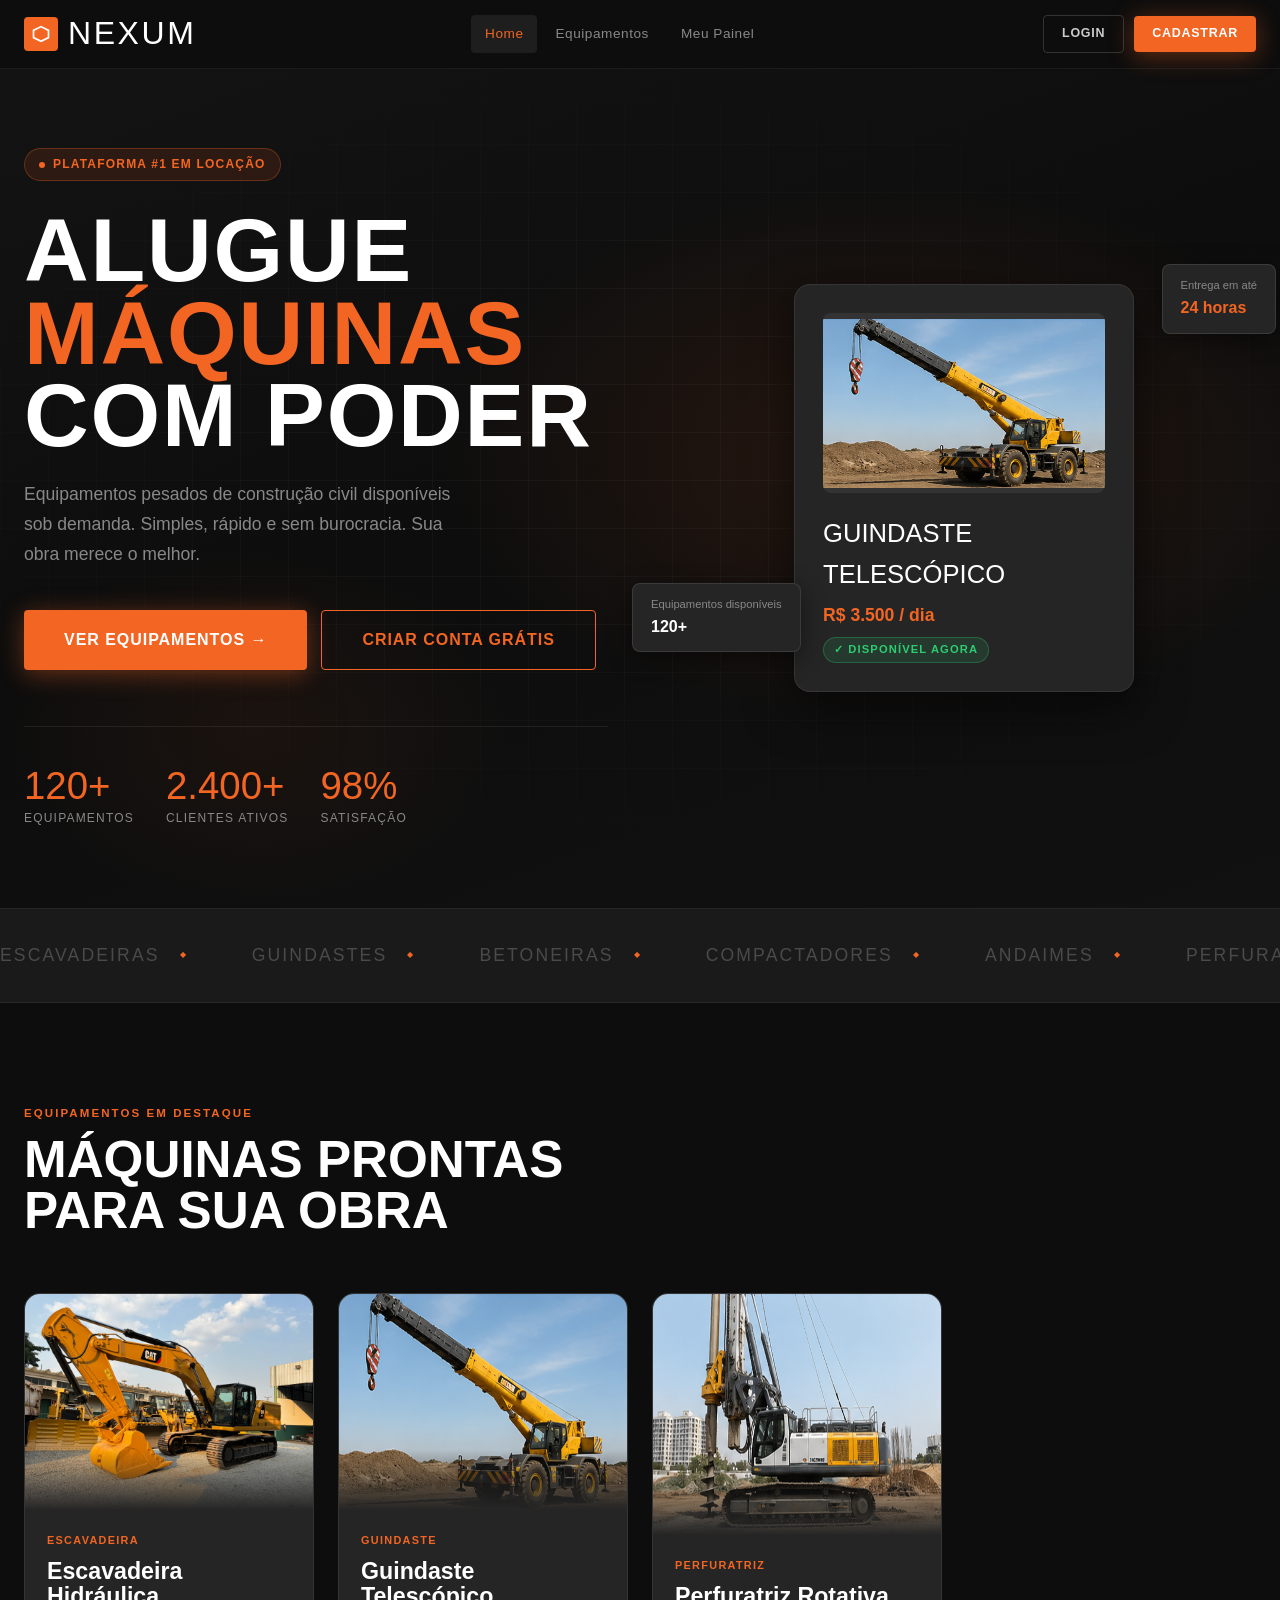
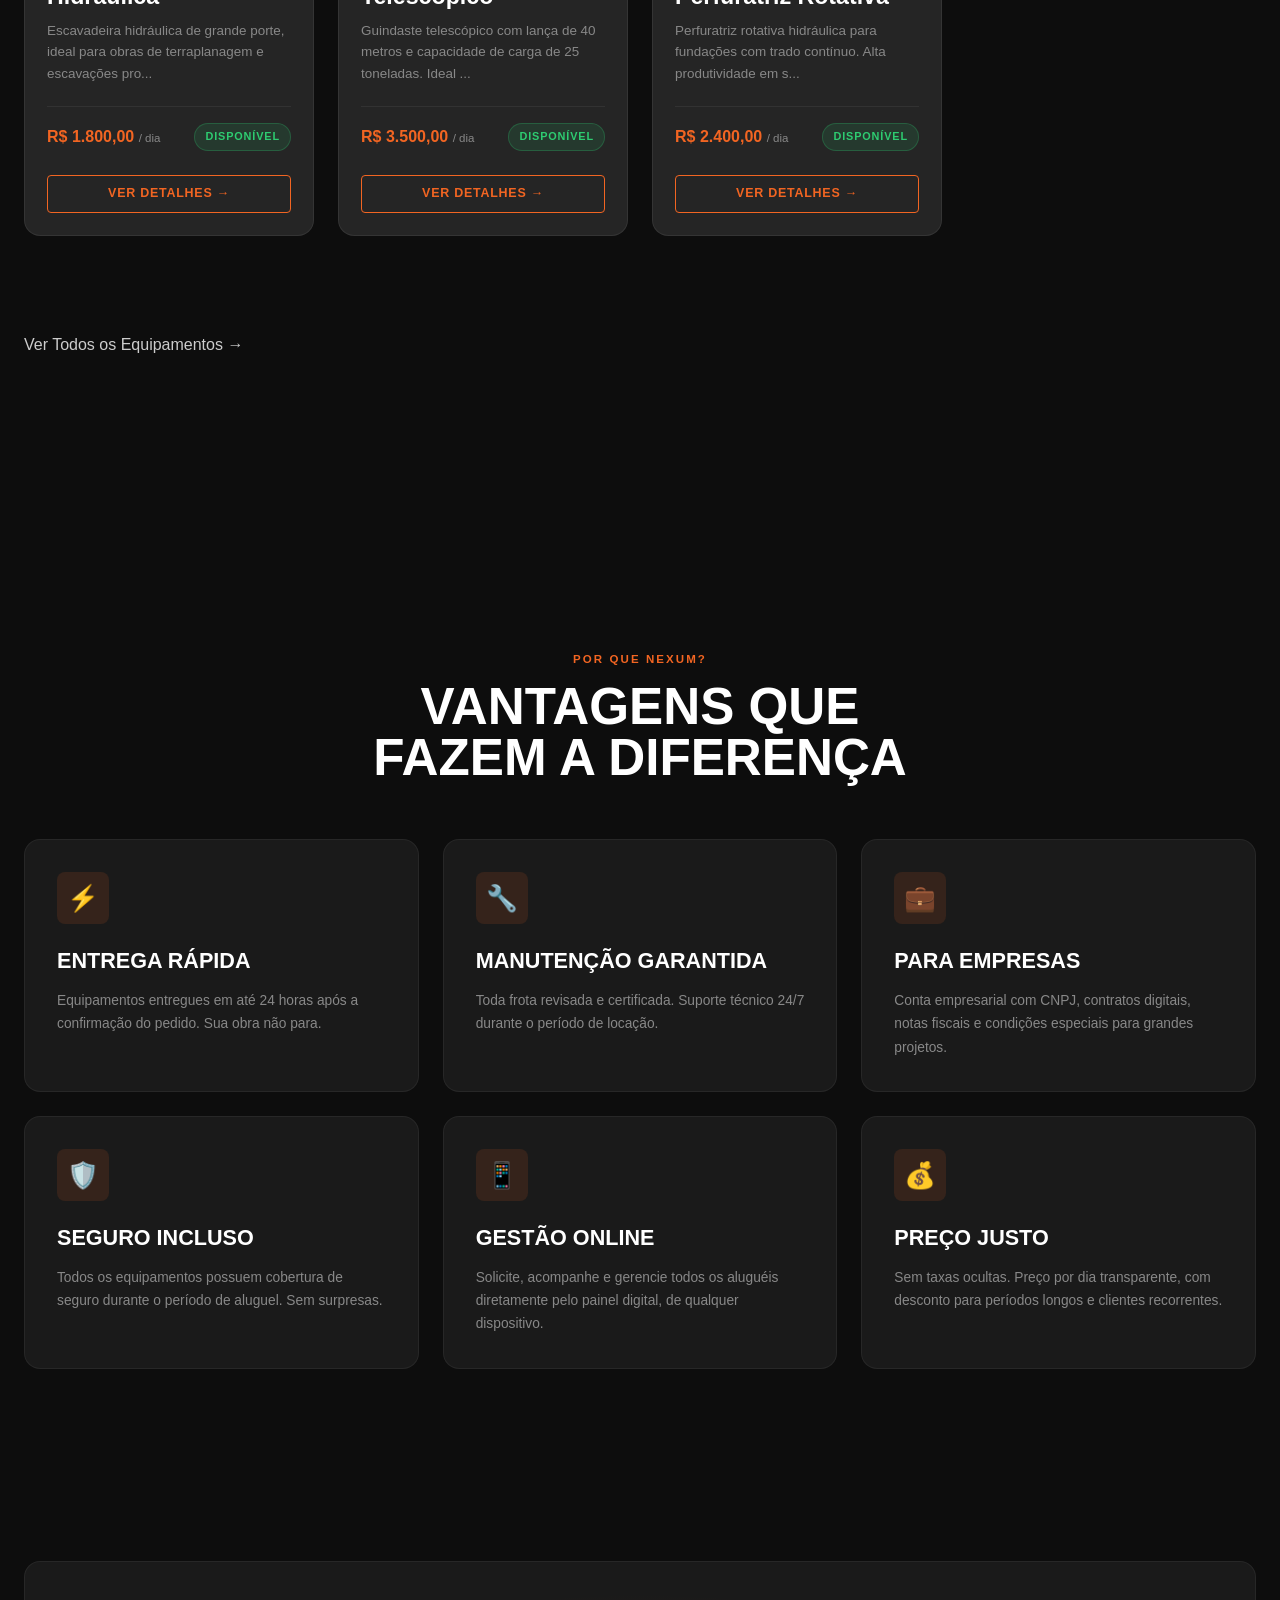
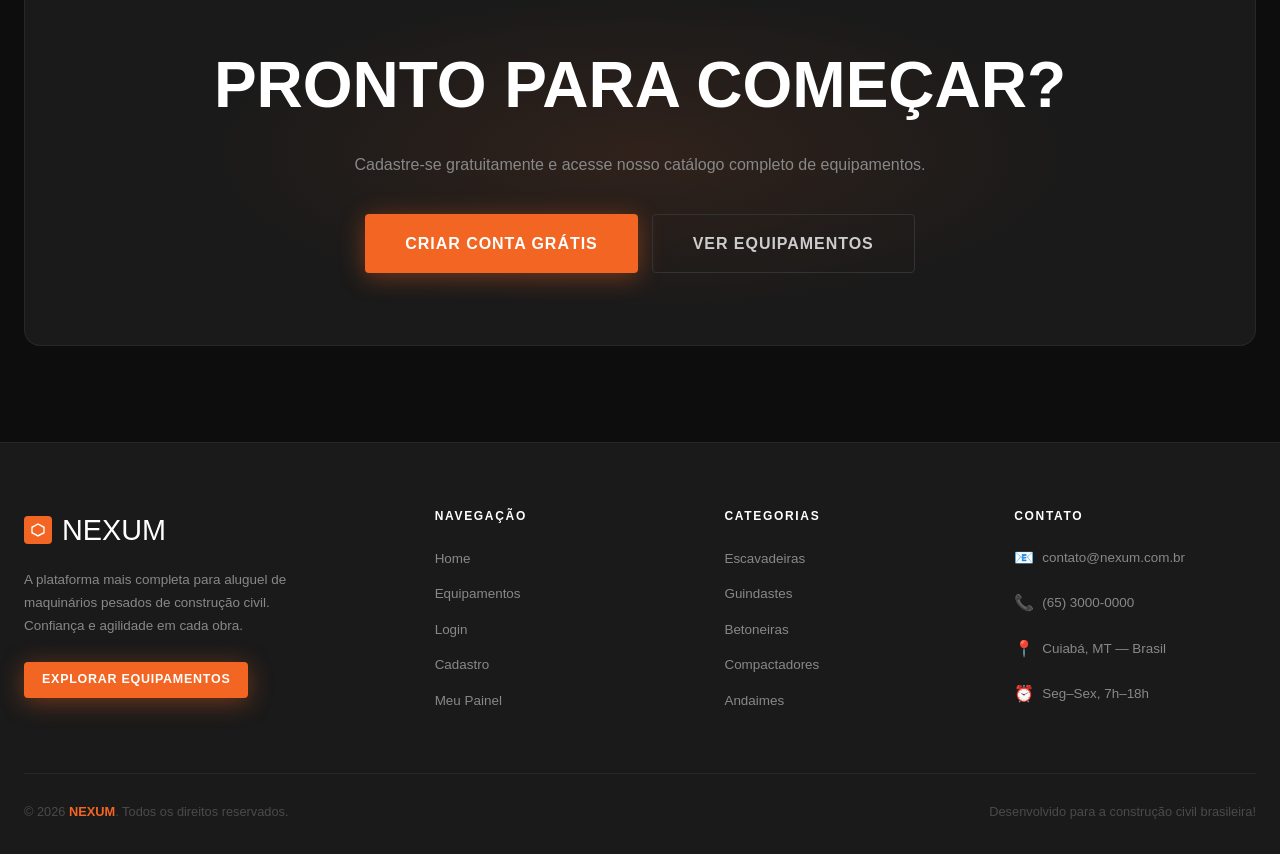
<file: index.html>
<!DOCTYPE html>
<html lang="pt-BR">
<head>
  <meta charset="UTF-8" />
  <meta name="viewport" content="width=device-width, initial-scale=1.0" />
  <title>Nexum — Aluguel de Maquinários para Construção</title>
  <meta name="description" content="Alugue os melhores equipamentos para construção civil com facilidade e segurança. Escavadeiras, guindastes, betoneiras e muito mais." />
  <link rel="stylesheet" href="style.css">
  <link rel="icon" href="data:image/svg+xml,<svg xmlns='http://www.w3.org/2000/svg' viewBox='0 0 100 100'><text y='.9em' font-size='90'>⚙️</text></svg>" />
</head>
<body>

  <!-- LOADING -->
  <div id="loading">
    <div class="loading-logo">NEXUM</div>
    <div class="loading-bar"><div class="loading-bar-fill"></div></div>
  </div>

  <!-- NAVBAR -->
  <nav id="navbar">
    <div class="container">
      <div class="nav-inner">
        <a href="index.html" class="nav-logo">
          <div class="logo-icon">
            <svg viewBox="0 0 24 24"><path d="M12 2L2 7v10l10 5 10-5V7L12 2zm0 2.18L20 8.5v7l-8 4-8-4v-7l8-4.32z"/></svg>
          </div>
          NEXUM
        </a>

        <div class="nav-links">
          <a href="index.html" class="active">Home</a>
          <a href="equipamentos.html">Equipamentos</a>
          <a href="painel.html">Meu Painel</a>
        </div>

        <div class="nav-actions">
          <!-- Preenchido pelo JS -->
        </div>

        <button class="nav-hamburger" aria-label="Menu" title="Abrir menu">
  <span></span><span></span><span></span>
</button>
      </div>
    </div>

    <nav class="nav-mobile">
      <a href="index.html">Home</a>
      <a href="equipamentos.html">Equipamentos</a>
      <a href="painel.html">Meu Painel</a>
      <a href="login.html">Login</a>
      <a href="cadastro.html">Cadastrar</a>
    </nav>
  </nav>

  <!-- ══════════════ HERO ══════════════ -->
  <section class="hero">
    <div class="hero-bg"></div>
    <div class="container">
      <div class="hero-content">

        <div class="hero-text">
          <div class="hero-badge">
            <span class="dot"></span>
            Plataforma #1 em Locação
          </div>

          <h1 class="hero-title">
            ALUGUE
            <span class="accent">MÁQUINAS</span>
            COM PODER
          </h1>

          <p class="hero-sub">
            Equipamentos pesados de construção civil disponíveis sob demanda.
            Simples, rápido e sem burocracia. Sua obra merece o melhor.
          </p>

          <div class="hero-actions">
            <a href="equipamentos.html" class="btn btn-primary btn-lg">
              Ver Equipamentos →
            </a>
            <a href="cadastro.html" class="btn btn-outline btn-lg">
              Criar Conta Grátis
            </a>
          </div>

          <div class="hero-stats">
            <div class="hero-stat">
              <div class="num"><span data-count="120" data-suffix="+">0+</span></div>
              <div class="label">Equipamentos</div>
            </div>
            <div class="hero-stat">
              <div class="num"><span data-count="2400" data-suffix="+">0+</span></div>
              <div class="label">Clientes Ativos</div>
            </div>
            <div class="hero-stat">
              <div class="num"><span data-count="98" data-suffix="%">0%</span></div>
              <div class="label">Satisfação</div>
            </div>
          </div>
        </div>

        <!-- Card visual -->
        <div class="hero-visual">
          <div class="hero-machine-card">
            <div class="card-img"><img src="images/guindaste_telescopico.png" alt="Guindaste telescópico disponível para aluguel"></div>
            <div class="card-name">GUINDASTE TELESCÓPICO</div>
            <div class="card-price">R$ 3.500 <span class="price-period">/ dia</span></div>
            <span class="card-badge">✓ Disponível Agora</span>
          </div>

          <div class="hero-float hero-float-1">
            <div class="float-label">Entrega em até</div>
            <div class="float-val orange">24 horas</div>
          </div>

          <div class="hero-float hero-float-2">
            <div class="float-label">Equipamentos disponíveis</div>
            <div class="float-val">120+</div>
          </div>
        </div>

      </div>
    </div>
  </section>

  <!-- ══════════════ MARQUEE ══════════════ -->
  <div class="marquee-section">
    <div class="marquee-track">
      <span class="marquee-item">ESCAVADEIRAS</span>
      <span class="marquee-item">GUINDASTES</span>
      <span class="marquee-item">BETONEIRAS</span>
      <span class="marquee-item">COMPACTADORES</span>
      <span class="marquee-item">ANDAIMES</span>
      <span class="marquee-item">PERFURATRIZ</span>
      <span class="marquee-item">MINICARREGADEIRAS</span>
      <span class="marquee-item">ROLO COMPACTADOR</span>
      <!-- Duplicado para loop contínuo -->
      <span class="marquee-item">ESCAVADEIRAS</span>
      <span class="marquee-item">GUINDASTES</span>
      <span class="marquee-item">BETONEIRAS</span>
      <span class="marquee-item">COMPACTADORES</span>
      <span class="marquee-item">ANDAIMES</span>
      <span class="marquee-item">PERFURATRIZ</span>
      <span class="marquee-item">MINICARREGADEIRAS</span>
      <span class="marquee-item">ROLO COMPACTADOR</span>
    </div>
  </div>

  <!-- ══════════════ DESTAQUES ══════════════ -->
  <section class="section">
    <div class="container">
      <div class="section-header reveal">
        <span class="section-label">Equipamentos em Destaque</span>
        <h2 class="section-title">MÁQUINAS PRONTAS <br>PARA SUA OBRA</h2>
      </div>

      <div class="equip-grid" id="destaque-grid">
        <!-- Preenchido pelo JS -->
      </div>

<section class="section" <section class="section section-dark-border">
          Ver Todos os Equipamentos →
        </a>
      </div>
    </div>
  </section>

  <!-- ══════════════ FEATURES ══════════════ -->
  <section class="section features-section">
    <div class="container">
      <div class="section-header text-center reveal">
        <span class="section-label">Por que Nexum?</span>
        <h2 class="section-title">VANTAGENS QUE <br>FAZEM A DIFERENÇA</h2>
      </div>

      <div class="features-grid">
        <div class="feature-card reveal reveal-delay-1">
          <div class="feature-icon">⚡</div>
          <h3 class="feature-title">ENTREGA RÁPIDA</h3>
          <p class="feature-desc">Equipamentos entregues em até 24 horas após a confirmação do pedido. Sua obra não para.</p>
        </div>
        <div class="feature-card reveal reveal-delay-2">
          <div class="feature-icon">🔧</div>
          <h3 class="feature-title">MANUTENÇÃO GARANTIDA</h3>
          <p class="feature-desc">Toda frota revisada e certificada. Suporte técnico 24/7 durante o período de locação.</p>
        </div>
        <div class="feature-card reveal reveal-delay-3">
          <div class="feature-icon">💼</div>
          <h3 class="feature-title">PARA EMPRESAS</h3>
          <p class="feature-desc">Conta empresarial com CNPJ, contratos digitais, notas fiscais e condições especiais para grandes projetos.</p>
        </div>
        <div class="feature-card reveal reveal-delay-1">
          <div class="feature-icon">🛡️</div>
          <h3 class="feature-title">SEGURO INCLUSO</h3>
          <p class="feature-desc">Todos os equipamentos possuem cobertura de seguro durante o período de aluguel. Sem surpresas.</p>
        </div>
        <div class="feature-card reveal reveal-delay-2">
          <div class="feature-icon">📱</div>
          <h3 class="feature-title">GESTÃO ONLINE</h3>
          <p class="feature-desc">Solicite, acompanhe e gerencie todos os aluguéis diretamente pelo painel digital, de qualquer dispositivo.</p>
        </div>
        <div class="feature-card reveal reveal-delay-3">
          <div class="feature-icon">💰</div>
          <h3 class="feature-title">PREÇO JUSTO</h3>
          <p class="feature-desc">Sem taxas ocultas. Preço por dia transparente, com desconto para períodos longos e clientes recorrentes.</p>
        </div>
      </div>
    </div>
  </section>

  <!-- ══════════════ CTA ══════════════ -->
  <section class="section">
    <div class="container">
      <div class="cta-section reveal">
        <h2 class="cta-title">PRONTO PARA COMEÇAR?</h2>
        <p class="cta-sub">Cadastre-se gratuitamente e acesse nosso catálogo completo de equipamentos.</p>
        <div class="cta-actions">
          <a href="cadastro.html" class="btn btn-primary btn-lg">Criar Conta Grátis</a>
          <a href="equipamentos.html" class="btn btn-ghost btn-lg">Ver Equipamentos</a>
        </div>
      </div>
    </div>
  </section>

  <!-- ══════════════ FOOTER ══════════════ -->
  <footer>
    <div class="container">
      <div class="footer-grid">
        <div class="footer-brand">
          <div class="brand-logo">
            <div class="logo-icon" style="width:28px;height:28px;background:var(--orange);border-radius:4px;display:flex;align-items:center;justify-content:center;">
              <svg viewBox="0 0 24 24" style="width:16px;height:16px;fill:white;"><path d="M12 2L2 7v10l10 5 10-5V7L12 2zm0 2.18L20 8.5v7l-8 4-8-4v-7l8-4.32z"/></svg>
            </div>
            NEXUM
          </div>
          <p class="brand-desc">A plataforma mais completa para aluguel de maquinários pesados de construção civil. Confiança e agilidade em cada obra.</p>
          <a href="equipamentos.html" class="btn btn-primary btn-sm">Explorar Equipamentos</a>
        </div>

        <div class="footer-col">
          <h4>Navegação</h4>
          <ul>
            <li><a href="index.html">Home</a></li>
            <li><a href="equipamentos.html">Equipamentos</a></li>
            <li><a href="login.html">Login</a></li>
            <li><a href="cadastro.html">Cadastro</a></li>
            <li><a href="painel.html">Meu Painel</a></li>
          </ul>
        </div>

        <div class="footer-col">
          <h4>Categorias</h4>
          <ul>
            <li><a href="equipamentos.html?cat=escavadeira">Escavadeiras</a></li>
            <li><a href="equipamentos.html?cat=guindaste">Guindastes</a></li>
            <li><a href="equipamentos.html?cat=betoneira">Betoneiras</a></li>
            <li><a href="equipamentos.html?cat=compactador">Compactadores</a></li>
            <li><a href="equipamentos.html?cat=andaime">Andaimes</a></li>
          </ul>
        </div>

        <div class="footer-col">
          <h4>Contato</h4>
          <ul class="footer-contact">
            <li><span>📧</span> contato@nexum.com.br</li>
            <li><span>📞</span> (65) 3000-0000</li>
            <li><span>📍</span> Cuiabá, MT — Brasil</li>
            <li><span>⏰</span> Seg–Sex, 7h–18h</li>
          </ul>
        </div>
      </div>

      <div class="footer-bottom">
        <p class="footer-copy">
          © 2026  <strong>NEXUM</strong>. Todos os direitos reservados.
        </p>
        <p class="footer-copy">
          Desenvolvido para a construção civil brasileira!
        </p>
      </div>
    </div>
  </footer>

  <script src="script.js"></script>
</body>
</html>
</file>
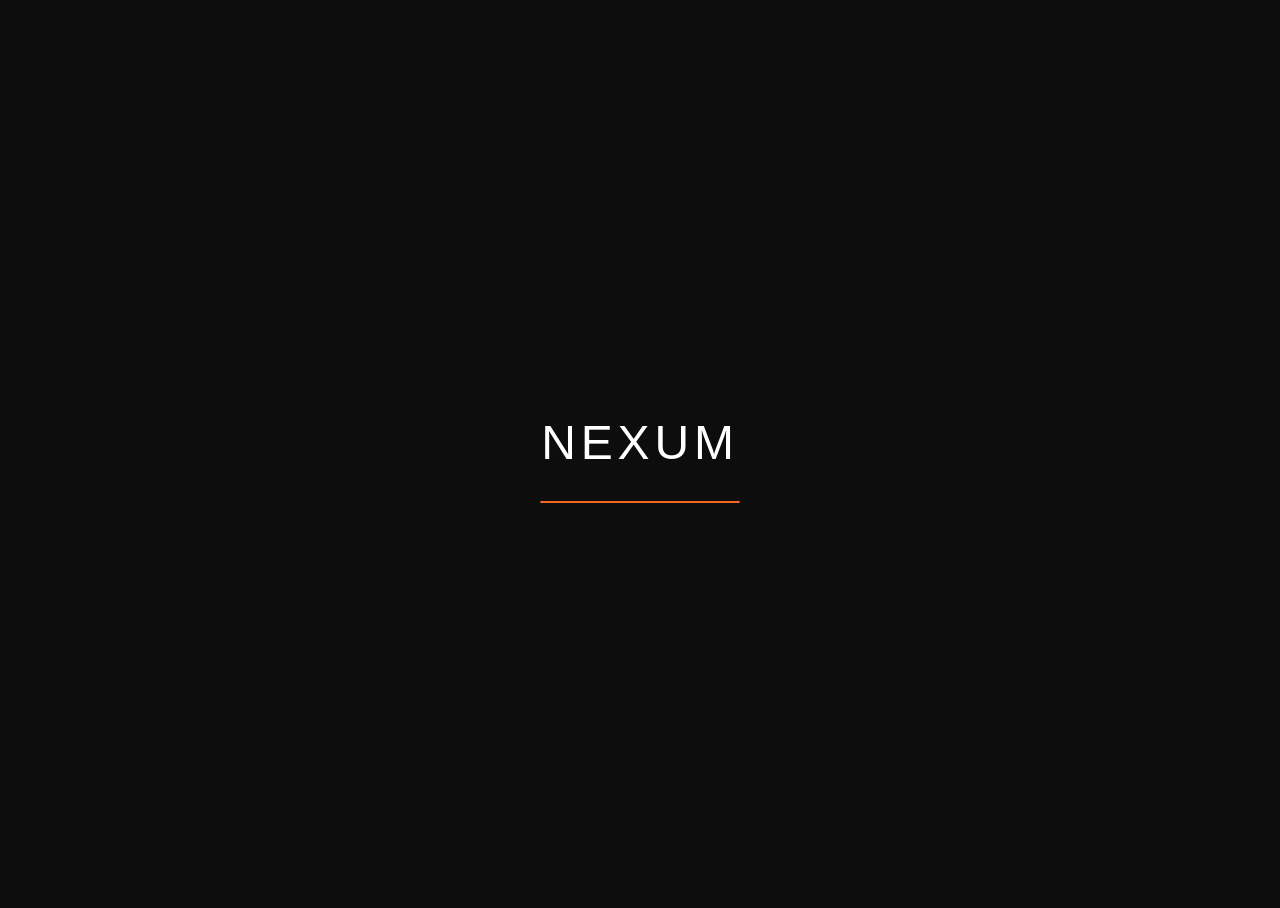
<file: cadastro.html>
<!DOCTYPE html>
<html lang="pt-BR">
<head>
  <meta charset="UTF-8" />
  <meta name="viewport" content="width=device-width, initial-scale=1.0" />
  <title>Cadastro — Nexum</title>
  <link rel="stylesheet" href="style.css" />
</head>
<body>

  <!-- LOADING -->
  <div id="loading">
    <div class="loading-logo">NEXUM</div>
    <div class="loading-bar"><div class="loading-bar-fill"></div></div>
  </div>

  <!-- NAVBAR -->
  <nav id="navbar">
    <div class="container">
      <div class="nav-inner">
        <a href="index.html" class="nav-logo">
          <div class="logo-icon">
            <svg viewBox="0 0 24 24"><path d="M12 2L2 7v10l10 5 10-5V7L12 2zm0 2.18L20 8.5v7l-8 4-8-4v-7l8-4.32z"/></svg>
          </div>
          NEXUM
        </a>
        <div class="nav-actions">
          <a href="index.html" class="btn btn-ghost btn-sm">← Voltar</a>
        </div>
      </div>
    </div>
  </nav>

  <!-- CADASTRO -->
  <div class="form-page">
    <div class="form-box form-box-wide">

      <div class="form-logo">
        <div class="logo-icon">
          <svg viewBox="0 0 24 24" style="width:18px;height:18px;fill:white;"><path d="M12 2L2 7v10l10 5 10-5V7L12 2zm0 2.18L20 8.5v7l-8 4-8-4v-7l8-4.32z"/></svg>
        </div>
        NEXUM
      </div>

      <h1 class="form-title">CRIAR CONTA</h1>
      <p class="form-sub">Junte-se a milhares de clientes que já aluguem com a Nexum.</p>

      <!-- Tabs: cliente / empresa -->
      <div class="form-tabs">
        <button class="form-tab active" data-type="cliente">👤 Sou Cliente</button>
        <button class="form-tab" data-type="empresa">🏢 Sou Empresa</button>
      </div>

      <!-- Alert -->
      <div id="cad-alert" class="alert"></div>

      <!-- Form -->
      <form id="cadastro-form" novalidate>

        <!-- ── CAMPOS CLIENTE ── -->
        <div id="campos-cliente">
          <div class="form-group">
            <label class="form-label" for="cad-nome">Nome Completo</label>
            <input
              type="text"
              id="cad-nome"
              class="form-input"
              placeholder="João da Silva"
              autocomplete="name"
            />
            <p class="form-error" id="cad-nome-err"></p>
          </div>
        </div>

        <!-- ── CAMPOS EMPRESA ── -->
        <div id="campos-empresa" style="display:none;">
          <div class="form-group">
            <label class="form-label" for="cad-nome-empresa">Nome da Empresa</label>
            <input
              type="text"
              id="cad-nome-empresa"
              class="form-input"
              placeholder="Construtora XYZ Ltda."
            />
            <p class="form-error" id="cad-empresa-err"></p>
          </div>

          <div class="form-group">
            <label class="form-label" for="cad-cnpj">CNPJ</label>
            <input
              type="text"
              id="cad-cnpj"
              class="form-input"
              placeholder="00.000.000/0000-00"
              maxlength="18"
              oninput="formatarCNPJ(this)"
            />
            <p class="form-error" id="cad-cnpj-err"></p>
          </div>
        </div>

        <!-- ── CAMPOS COMUNS ── -->
        <div class="form-group">
          <label class="form-label" for="cad-email">E-mail</label>
          <input
            type="email"
            id="cad-email"
            class="form-input"
            placeholder="seu@email.com"
            autocomplete="email"
          />
          <p class="form-error" id="cad-email-err"></p>
        </div>

        <div class="form-row">
          <div class="form-group">
            <label class="form-label" for="cad-senha">Senha</label>
            <input
              type="password"
              id="cad-senha"
              class="form-input"
              placeholder="Mín. 6 caracteres"
              autocomplete="new-password"
            />
            <p class="form-error" id="cad-senha-err"></p>
          </div>

          <div class="form-group">
            <label class="form-label" for="cad-confirma-senha">Confirmar Senha</label>
            <input
              type="password"
              id="cad-confirma-senha"
              class="form-input"
              placeholder="Repita a senha"
              autocomplete="new-password"
            />
            <p class="form-error" id="cad-confirma-err"></p>
          </div>
        </div>

        <button type="submit" class="btn btn-primary btn-full btn-lg" style="margin-top:8px;">
          Criar Conta Grátis →
        </button>

      </form>

      <p class="form-footer-text">
        Já tem uma conta? <a href="login.html">Fazer login</a>
      </p>

    </div>
  </div>

  <script src="script.js"></script>
</body>
</html>
</file>
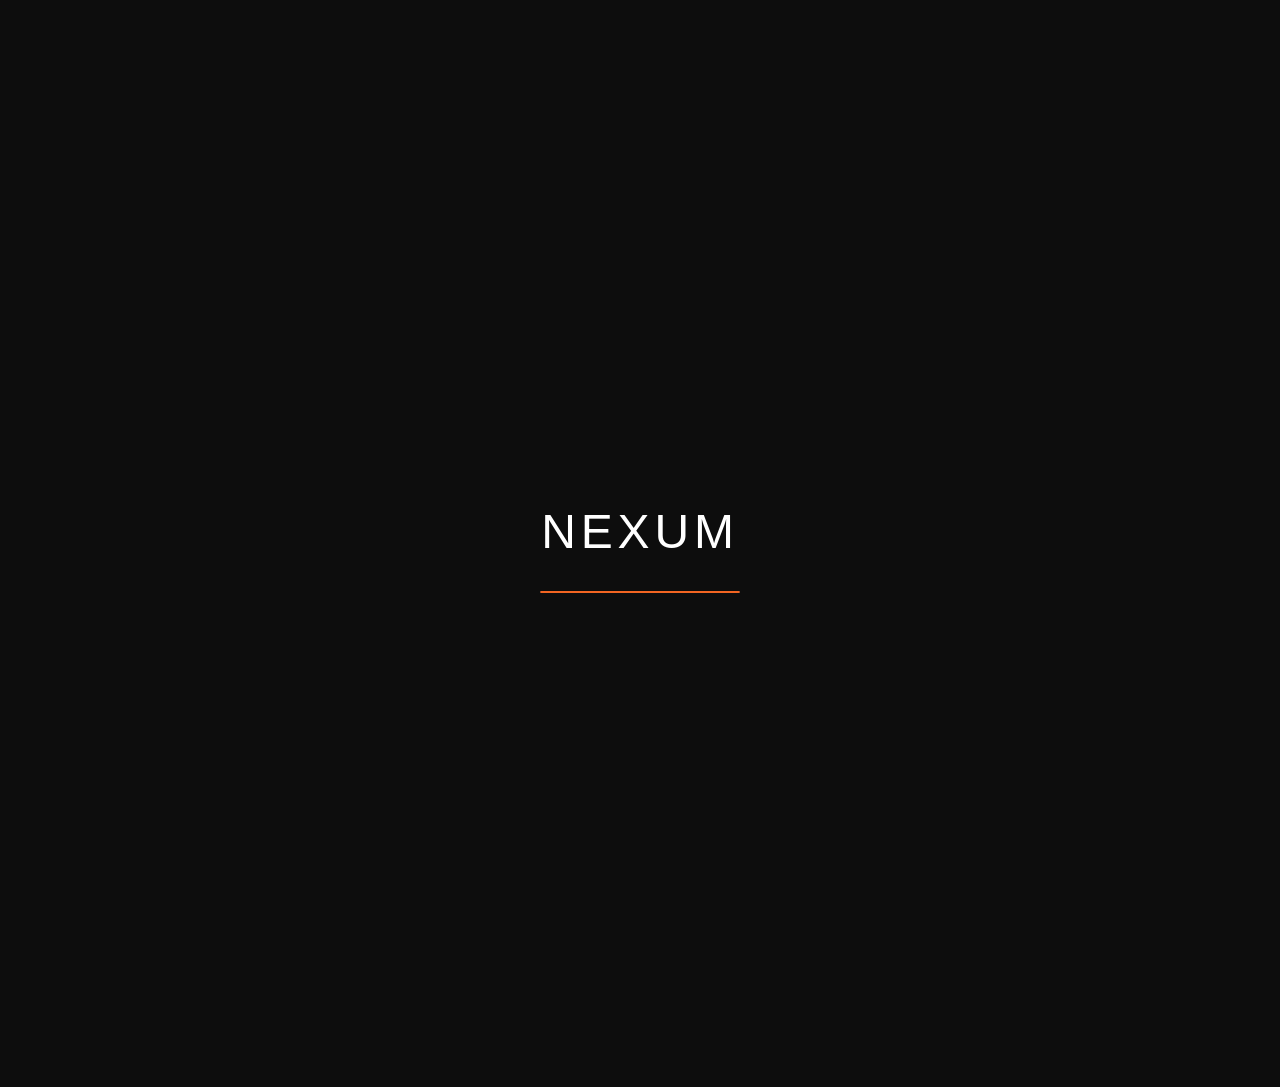
<file: detalhes.html>
<!DOCTYPE html>
<html lang="pt-BR">
<head>
  <meta charset="UTF-8" />
  <meta name="viewport" content="width=device-width, initial-scale=1.0" />
  <title>Detalhes do Equipamento — Nexum</title>
  <link rel="stylesheet" href="style.css" />
</head>
<body>

  <!-- LOADING -->
  <div id="loading">
    <div class="loading-logo">NEXUM</div>
    <div class="loading-bar"><div class="loading-bar-fill"></div></div>
  </div>

  <!-- NAVBAR -->
  <nav id="navbar">
    <div class="container">
      <div class="nav-inner">
        <a href="index.html" class="nav-logo">
          <div class="logo-icon">
            <svg viewBox="0 0 24 24"><path d="M12 2L2 7v10l10 5 10-5V7L12 2zm0 2.18L20 8.5v7l-8 4-8-4v-7l8-4.32z"/></svg>
          </div>
          NEXUM
        </a>
        <div class="nav-links">
          <a href="index.html">Home</a>
          <a href="equipamentos.html">Equipamentos</a>
          <a href="painel.html">Meu Painel</a>
        </div>
        <div class="nav-actions"></div>
        <button class="nav-hamburger" aria-label="Menu">
          <span></span><span></span><span></span>
        </button>
      </div>
    </div>
    <nav class="nav-mobile">
      <a href="index.html">Home</a>
      <a href="equipamentos.html">Equipamentos</a>
      <a href="painel.html">Meu Painel</a>
      <a href="login.html">Login</a>
      <a href="cadastro.html">Cadastrar</a>
    </nav>
  </nav>

  <!-- CONTEÚDO DE DETALHES -->
  <section class="section detail-page">
    <div class="container">
      <div id="detalhe-container">
        <!-- Preenchido pelo JS -->
      </div>
    </div>
  </section>

  <!-- EQUIPAMENTOS RELACIONADOS (decorativo) -->
  <section class="section" style="padding-top:0; border-top:1px solid rgba(255,255,255,0.05);">
    <div class="container">
      <div class="section-header">
        <span class="section-label">Veja Também</span>
        <h2 class="section-title" style="font-size:2.2rem;">OUTROS EQUIPAMENTOS</h2>
      </div>
      <div style="text-align:center;">
        <a href="equipamentos.html" class="btn btn-outline btn-lg">Ver Catálogo Completo →</a>
      </div>
    </div>
  </section>

  <!-- FOOTER -->
  <footer>
    <div class="container">
      <div class="footer-bottom" style="border-top:1px solid rgba(255,255,255,0.06); padding-top:28px;">
        <p class="footer-copy">© 2026 <strong>NEXUM</strong>. Todos os direitos reservados.</p>
        <p class="footer-copy">📧 contato@nexum.com.br &nbsp;|&nbsp; 📞 (65) 3000-0000</p>
      </div>
    </div>
  </footer>

  <script src="script.js"></script>
</body>
</html>
</file>
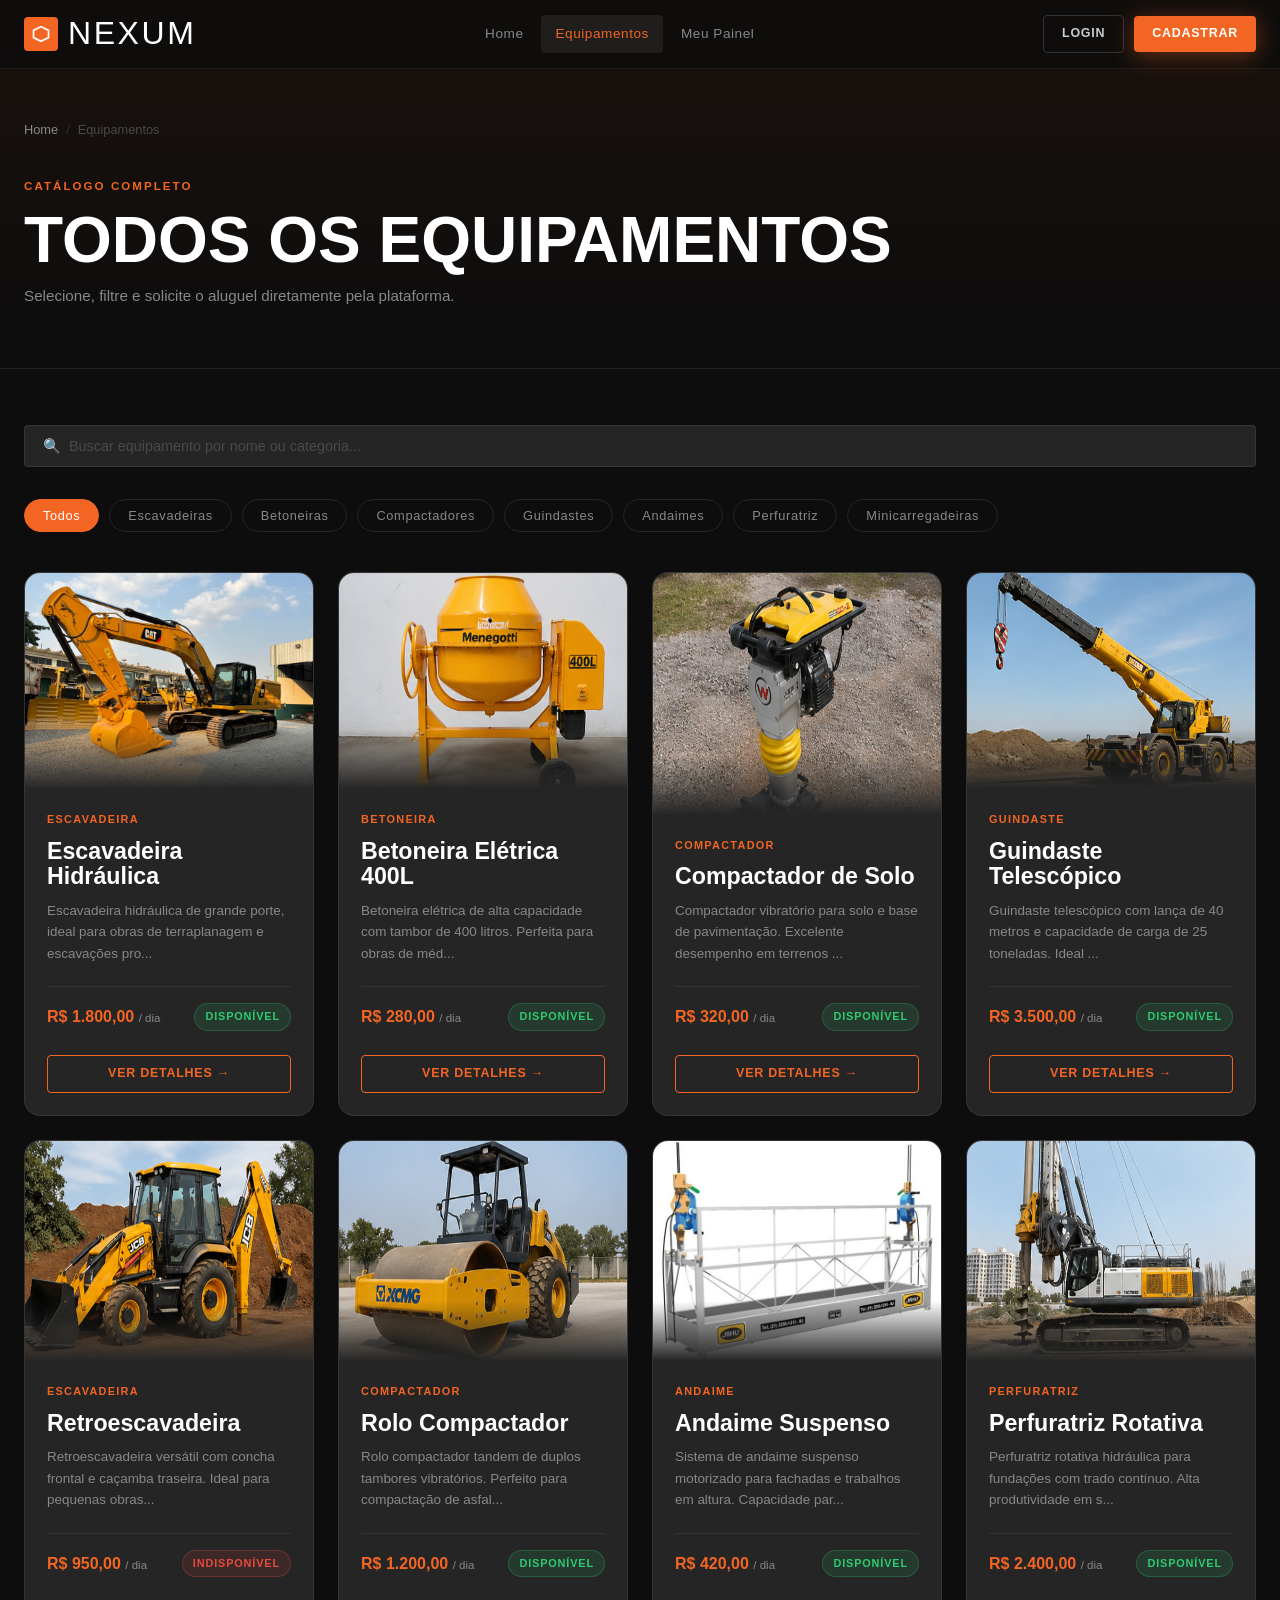
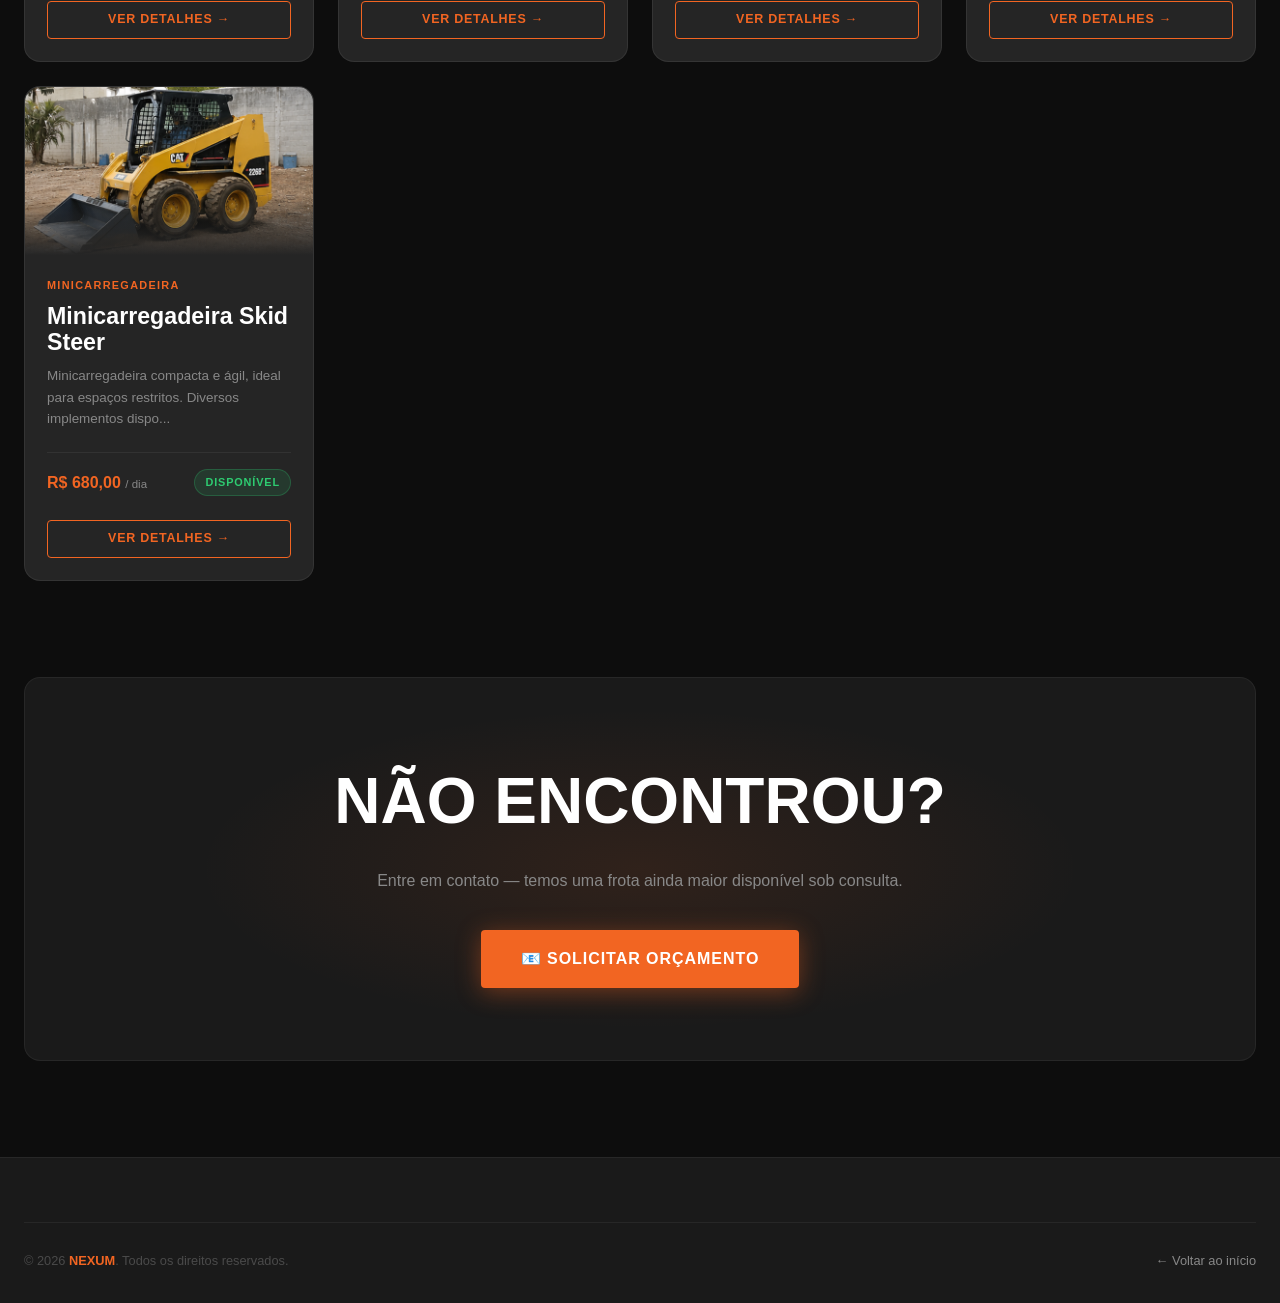
<file: equipamentos.html>
<!DOCTYPE html>
<html lang="pt-BR">
<head>
  <meta charset="UTF-8" />
  <meta name="viewport" content="width=device-width, initial-scale=1.0" />
  <title>Equipamentos — Nexum</title>
  <meta name="description" content="Catálogo completo de maquinários para construção civil. Filtro por categoria, disponibilidade e mais." />
  <link rel="stylesheet" href="style.css" />
</head>
<body>

  <!-- LOADING -->
  <div id="loading">
    <div class="loading-logo">NEXUM</div>
    <div class="loading-bar"><div class="loading-bar-fill"></div></div>
  </div>

  <!-- NAVBAR -->
  <nav id="navbar">
    <div class="container">
      <div class="nav-inner">
        <a href="index.html" class="nav-logo">
          <div class="logo-icon">
            <svg viewBox="0 0 24 24"><path d="M12 2L2 7v10l10 5 10-5V7L12 2zm0 2.18L20 8.5v7l-8 4-8-4v-7l8-4.32z"/></svg>
          </div>
          NEXUM
        </a>
        <div class="nav-links">
          <a href="index.html">Home</a>
          <a href="equipamentos.html" class="active">Equipamentos</a>
          <a href="painel.html">Meu Painel</a>
        </div>
        <div class="nav-actions"></div>
        <button class="nav-hamburger" aria-label="Menu">
          <span></span><span></span><span></span>
        </button>
      </div>
    </div>
    <nav class="nav-mobile">
      <a href="index.html">Home</a>
      <a href="equipamentos.html">Equipamentos</a>
      <a href="painel.html">Meu Painel</a>
      <a href="login.html">Login</a>
      <a href="cadastro.html">Cadastrar</a>
    </nav>
  </nav>

  <!-- PAGE HEADER -->
  <section style="padding: 120px 0 60px; background: linear-gradient(180deg, rgba(242,101,34,0.06) 0%, transparent 100%); border-bottom: 1px solid rgba(255,255,255,0.05);">
    <div class="container">
      <div class="breadcrumb">
        <a href="index.html">Home</a>
        <span class="sep">/</span>
        <span>Equipamentos</span>
      </div>
      <span class="section-label">Catálogo Completo</span>
      <h1 class="section-title" style="margin-top:10px; font-size: clamp(2.5rem, 5vw, 4rem);">
        TODOS OS EQUIPAMENTOS
      </h1>
      <p style="color:var(--gray-400); margin-top:12px; font-size:.95rem;">
        Selecione, filtre e solicite o aluguel diretamente pela plataforma.
      </p>
    </div>
  </section>

  <!-- EQUIPAMENTOS -->
  <section class="section" style="padding-top: 56px;">
    <div class="container">

      <!-- Busca -->
      <div class="search-bar">
        <input
          type="text"
          id="equip-search"
          class="search-input"
          placeholder="🔍  Buscar equipamento por nome ou categoria..."
        />
      </div>

      <!-- Filtros -->
      <div class="filters">
        <button class="filter-btn active" data-cat="todos">Todos</button>
        <button class="filter-btn" data-cat="escavadeira">Escavadeiras</button>
        <button class="filter-btn" data-cat="betoneira">Betoneiras</button>
        <button class="filter-btn" data-cat="compactador">Compactadores</button>
        <button class="filter-btn" data-cat="guindaste">Guindastes</button>
        <button class="filter-btn" data-cat="andaime">Andaimes</button>
        <button class="filter-btn" data-cat="perfuratriz">Perfuratriz</button>
        <button class="filter-btn" data-cat="minicarregadeira">Minicarregadeiras</button>
      </div>

      <!-- Grid -->
      <div class="equip-grid" id="equip-grid">
        <!-- Preenchido pelo JS -->
      </div>

    </div>
  </section>

  <!-- CTA -->
  <section class="section" style="padding-top:0;">
    <div class="container">
      <div class="cta-section">
        <h2 class="cta-title">NÃO ENCONTROU?</h2>
        <p class="cta-sub">Entre em contato — temos uma frota ainda maior disponível sob consulta.</p>
        <div class="cta-actions">
          <a href="mailto:contato@nexum.com.br" class="btn btn-primary btn-lg">📧 Solicitar Orçamento</a>
        </div>
      </div>
    </div>
  </section>

  <!-- FOOTER -->
  <footer>
    <div class="container">
      <div class="footer-bottom" style="border-top:1px solid rgba(255,255,255,0.06); padding-top:28px;">
        <p class="footer-copy">© 2026 <strong>NEXUM</strong>. Todos os direitos reservados.</p>
        <p class="footer-copy"><a href="index.html" style="color:var(--gray-400)">← Voltar ao início</a></p>
      </div>
    </div>
  </footer>

  <script src="script.js"></script>
</body>
</html>
</file>
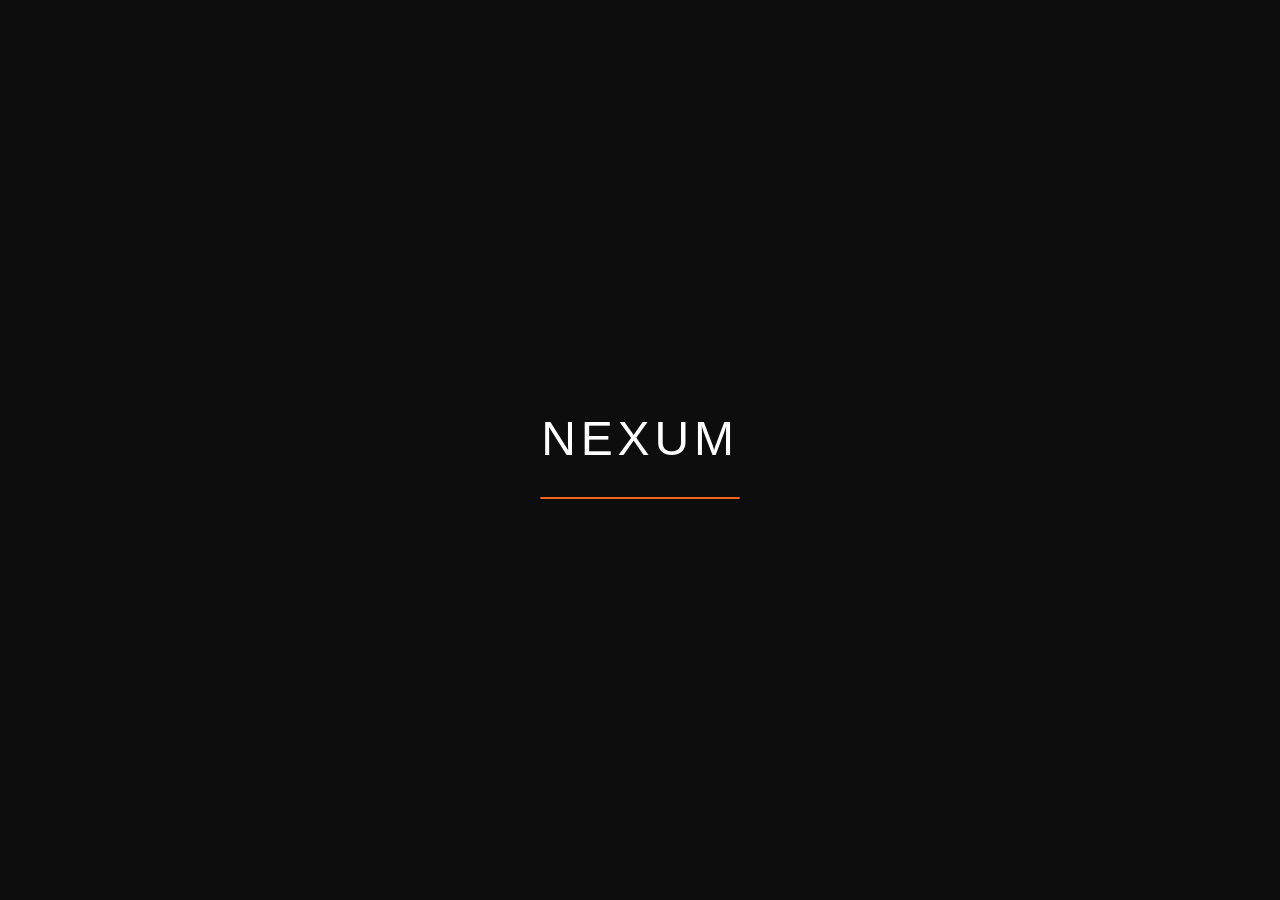
<file: login.html>
<!DOCTYPE html>
<html lang="pt-BR">
<head>
  <meta charset="UTF-8" />
  <meta name="viewport" content="width=device-width, initial-scale=1.0" />
  <title>Login — Nexum</title>
  <link rel="stylesheet" href="style.css" />
</head>
<body>

  <!-- LOADING -->
  <div id="loading">
    <div class="loading-logo">NEXUM</div>
    <div class="loading-bar"><div class="loading-bar-fill"></div></div>
  </div>

  <!-- NAVBAR (simplificado) -->
  <nav id="navbar">
    <div class="container">
      <div class="nav-inner">
        <a href="index.html" class="nav-logo">
          <div class="logo-icon">
            <svg viewBox="0 0 24 24"><path d="M12 2L2 7v10l10 5 10-5V7L12 2zm0 2.18L20 8.5v7l-8 4-8-4v-7l8-4.32z"/></svg>
          </div>
          NEXUM
        </a>
        <div class="nav-actions">
          <a href="index.html" class="btn btn-ghost btn-sm">← Voltar</a>
        </div>
      </div>
    </div>
  </nav>

  <!-- LOGIN -->
  <div class="form-page">
    <div class="form-box">

      <div class="form-logo">
        <div class="logo-icon">
          <svg viewBox="0 0 24 24" style="width:18px;height:18px;fill:white;"><path d="M12 2L2 7v10l10 5 10-5V7L12 2zm0 2.18L20 8.5v7l-8 4-8-4v-7l8-4.32z"/></svg>
        </div>
        NEXUM
      </div>

      <h1 class="form-title">ENTRAR</h1>
      <p class="form-sub">Acesse sua conta para gerenciar aluguéis.</p>

      <!-- Tabs -->
      <div class="form-tabs">
        <button class="form-tab active" data-type="cliente">👤 Cliente</button>
        <button class="form-tab" data-type="empresa">🏢 Empresa</button>
      </div>

      <!-- Alert -->
      <div id="login-alert" class="alert"></div>

      <!-- Form -->
      <form id="login-form" novalidate>

        <div class="form-group">
          <label class="form-label" for="login-email">E-mail</label>
          <input
            type="email"
            id="login-email"
            class="form-input"
            placeholder="seu@email.com"
            autocomplete="email"
          />
          <p class="form-error" id="login-email-err"></p>
        </div>

        <div class="form-group">
          <label class="form-label" for="login-senha">Senha</label>
          <input
            type="password"
            id="login-senha"
            class="form-input"
            placeholder="••••••••"
            autocomplete="current-password"
          />
          <p class="form-error" id="login-senha-err"></p>
        </div>

        <button type="submit" class="btn btn-primary btn-full btn-lg" style="margin-top:8px;">
          Entrar na Conta →
        </button>

      </form>

      <p class="form-footer-text">
        Não tem conta? <a href="cadastro.html">Cadastre-se gratuitamente</a>
      </p>

      <!-- Dica para demo -->
      <div style="
        margin-top: 24px;
        padding: 14px;
        background: rgba(242,101,34,0.06);
        border: 1px solid rgba(242,101,34,0.15);
        border-radius: 8px;
        font-size: 0.78rem;
        color: var(--gray-400);
        line-height: 1.6;
      ">
        💡 <strong style="color:var(--orange)">Demo:</strong> Crie uma conta em <a href="cadastro.html" style="color:var(--orange)">Cadastro</a> para testar o login.
      </div>

    </div>
  </div>

  <script src="script.js"></script>
</body>
</html>
</file>
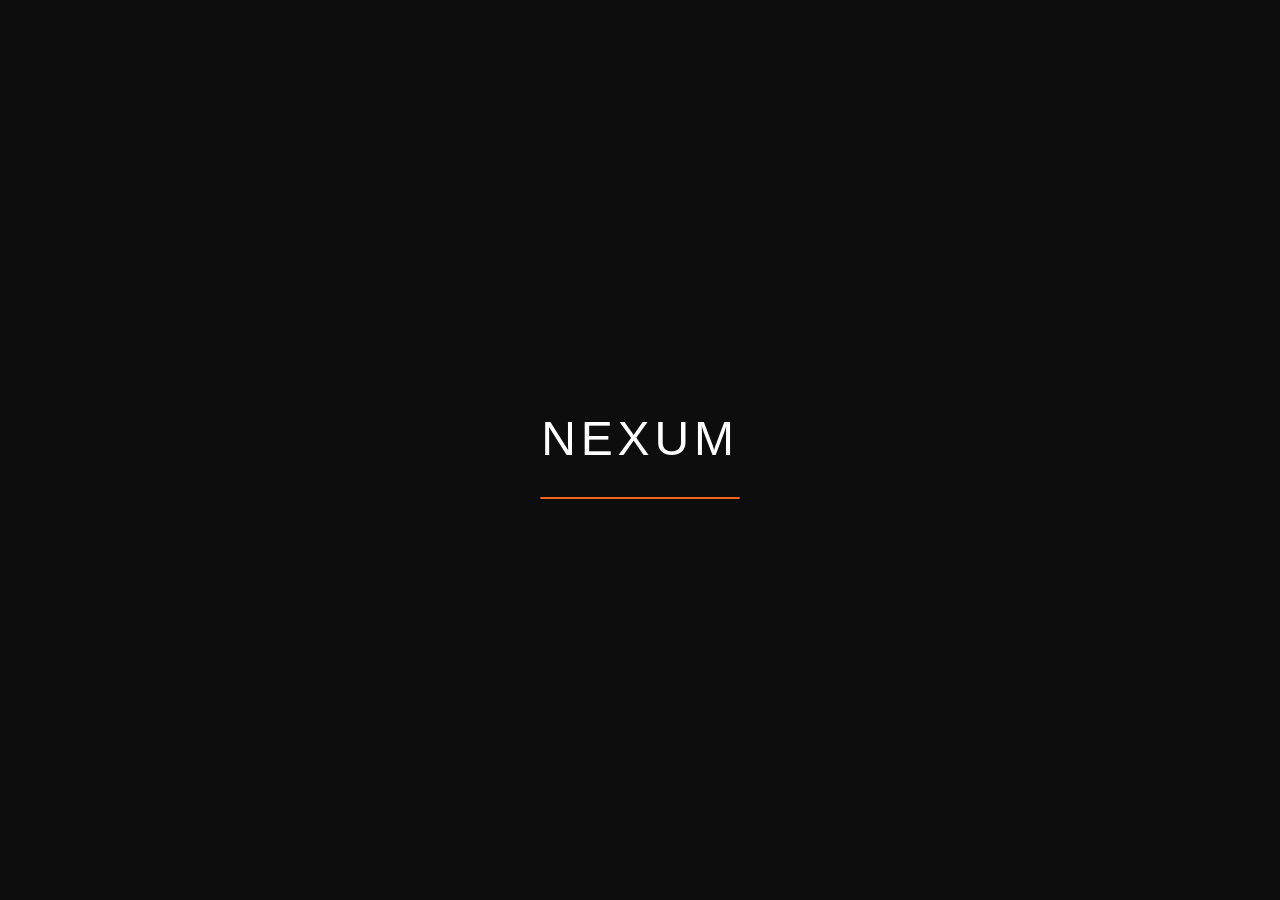
<file: painel.html>
<!DOCTYPE html>
<html lang="pt-BR">
<head>
  <meta charset="UTF-8" />
  <meta name="viewport" content="width=device-width, initial-scale=1.0" />
  <title>Painel — Nexum</title>
  <link rel="stylesheet" href="style.css" />
</head>
<body>

  <!-- LOADING -->
  <div id="loading">
    <div class="loading-logo">NEXUM</div>
    <div class="loading-bar"><div class="loading-bar-fill"></div></div>
  </div>

  <!-- NAVBAR -->
  <nav id="navbar">
    <div class="container">
      <div class="nav-inner">
        <a href="index.html" class="nav-logo">
          <div class="logo-icon">
            <svg viewBox="0 0 24 24"><path d="M12 2L2 7v10l10 5 10-5V7L12 2zm0 2.18L20 8.5v7l-8 4-8-4v-7l8-4.32z"/></svg>
          </div>
          NEXUM
        </a>
        <div class="nav-links">
          <a href="index.html">Home</a>
          <a href="equipamentos.html">Equipamentos</a>
          <a href="painel.html" class="active">Meu Painel</a>
        </div>
        <div class="nav-actions"></div>
        <button class="nav-hamburger" aria-label="Menu">
          <span></span><span></span><span></span>
        </button>
      </div>
    </div>
    <nav class="nav-mobile">
      <a href="index.html">Home</a>
      <a href="equipamentos.html">Equipamentos</a>
      <a href="painel.html">Meu Painel</a>
    </nav>
  </nav>

  <!-- PAINEL -->
  <section class="section dashboard-page">
    <div class="container">

      <!-- Cabeçalho -->
      <div style="margin-bottom:40px;">
        <span class="section-label">Área do Usuário</span>
        <h1 class="section-title" style="font-size:2.8rem; margin-top:8px;">MEU PAINEL</h1>
      </div>

      <div class="dashboard-grid">

        <!-- Sidebar -->
        <aside class="dashboard-sidebar">
          <div class="dash-avatar" id="dash-avatar">?</div>
          <p class="dash-name" id="dash-nome">Carregando...</p>
          <p class="dash-email" id="dash-email">—</p>
          <span class="dash-type" id="dash-type">—</span>

          <nav class="dash-nav">
            <div class="dash-nav-item active" data-section="visao-geral">
              📊 Visão Geral
            </div>
            <div class="dash-nav-item" data-section="alugueis">
              📦 Meus Aluguéis
            </div>
            <div class="dash-nav-item" data-section="perfil">
              👤 Meu Perfil
            </div>
            <div class="dash-nav-item" data-section="equipamentos-nav" onclick="window.location.href='equipamentos.html'">
              🔍 Ver Equipamentos
            </div>
          </nav>

          <div style="margin-top:28px; padding-top:24px; border-top:1px solid rgba(255,255,255,0.06);">
            <button onclick="logout()" class="btn btn-ghost btn-sm btn-full" style="justify-content:center;">
              Sair da Conta
            </button>
          </div>
        </aside>

        <!-- Conteúdo principal -->
        <main class="dashboard-main">

          <!-- ── VISÃO GERAL ── -->
          <div class="dash-section active" id="dash-visao-geral">
            <h2 class="dash-section-title">VISÃO GERAL</h2>

            <div class="stats-grid">
              <div class="stat-card">
                <div class="stat-num"><span id="dash-total-alugueis">0</span></div>
                <div class="stat-label">Total de Aluguéis</div>
              </div>
              <div class="stat-card">
                <div class="stat-num"><span id="dash-ativos">0</span></div>
                <div class="stat-label">Ativos Agora</div>
              </div>
              <div class="stat-card">
                <div class="stat-num" style="font-size:1.4rem;" id="dash-total-gasto">R$ 0</div>
                <div class="stat-label">Total Investido</div>
              </div>
            </div>

            <!-- Preview aluguéis recentes -->
            <h3 style="font-size:1.1rem;color:var(--white);font-weight:600;margin-bottom:16px;">Aluguéis Recentes</h3>
            <div id="dash-alugueis-lista">
              <!-- Preenchido pelo JS -->
            </div>

            <div style="margin-top:28px;">
              <a href="equipamentos.html" class="btn btn-primary">
                ➕ Novo Aluguel
              </a>
            </div>
          </div>

          <!-- ── ALUGUÉIS ── -->
          <div class="dash-section" id="dash-alugueis">
            <h2 class="dash-section-title">MEUS ALUGUÉIS</h2>
            <div id="dash-alugueis-lista-full">
              <!-- Cópia da lista (renderizada pelo JS reutilizando o mesmo array) -->
              <p style="color:var(--gray-400); font-size:.88rem;">Carregando seus aluguéis...</p>
            </div>
            <div style="margin-top:28px;">
              <a href="equipamentos.html" class="btn btn-outline">Ver Equipamentos Disponíveis →</a>
            </div>
          </div>

          <!-- ── PERFIL ── -->
          <div class="dash-section" id="dash-perfil">
            <h2 class="dash-section-title">MEU PERFIL</h2>

            <div style="
              background: var(--gray-800);
              border: 1px solid rgba(255,255,255,0.07);
              border-radius: var(--radius-lg);
              padding: 32px;
              display: flex;
              flex-direction: column;
              gap: 20px;
            ">

              <div style="display:flex; align-items:center; gap:20px; padding-bottom:20px; border-bottom:1px solid rgba(255,255,255,0.06);">
                <div class="dash-avatar" style="width:80px;height:80px;font-size:2rem;" id="dash-avatar-perfil">?</div>
                <div>
                  <p style="font-size:1.2rem;font-weight:700;color:var(--white);" id="dash-nome-perfil-header">—</p>
                  <p style="font-size:.85rem;color:var(--gray-400);margin-top:4px;" id="dash-email-perfil">—</p>
                </div>
              </div>

              <div style="display:grid; grid-template-columns:1fr 1fr; gap:16px;">
                <div class="spec-item">
                  <div class="spec-label">Nome</div>
                  <div class="spec-val" id="dash-nome-info">—</div>
                </div>
                <div class="spec-item">
                  <div class="spec-label">E-mail</div>
                  <div class="spec-val" id="dash-email-info" style="font-size:.85rem;">—</div>
                </div>
                <div class="spec-item">
                  <div class="spec-label">Tipo de Conta</div>
                  <div class="spec-val" id="dash-tipo-info">—</div>
                </div>
                <div class="spec-item">
                  <div class="spec-label">Membro Desde</div>
                  <div class="spec-val" id="dash-membro-desde">—</div>
                </div>
                <div class="spec-item" id="dash-cnpj-row" style="display:none;">
                  <div class="spec-label">CNPJ</div>
                  <div class="spec-val" id="dash-cnpj-info">—</div>
                </div>
              </div>

              <!-- MODO VISUALIZAÇÃO -->
<div class="view-grid" id="viewMode">
  <div class="info-field">
    <p class="info-label">Nome</p>
    <p class="info-value" id="vNome">-</p>
  </div>
  <div class="info-field">
    <p class="info-label">E-mail</p>
    <p class="info-value" id="vEmail">-</p>
  </div>
  <div class="info-field">
    <p class="info-label">Telefone</p>
    <p class="info-value" id="vTelefone">—</p>
  </div>
  <div class="info-field">
    <p class="info-label">Cidade / Estado</p>
    <p class="info-value" id="vCidade">—</p>
  </div>
</div>

<!-- FORMULÁRIO DE EDIÇÃO (começa escondido) -->
<div class="edit-form" id="editForm">
  <div class="form-row">
    <div class="form-group">
      <label>Nome</label>
      <input type="text" id="fNome" placeholder="Seu nome" />
    </div>
    <div class="form-group">
      <label>Sobrenome</label>
      <input type="text" id="fSobrenome" placeholder="Seu sobrenome" />
    </div>
  </div>
  <div class="form-row">
    <div class="form-group">
      <label>E-mail</label>
      <input type="email" id="fEmail" disabled />
    </div>
    <div class="form-group">
      <label>Telefone</label>
      <input type="tel" id="fTelefone" placeholder="(65) 90000-0000" />
    </div>
  </div>
  <div class="form-row">
    <div class="form-group">
      <label>Cidade</label>
      <input type="text" id="fCidade" />
    </div>
    <div class="form-group">
      <label>Estado</label>
      <select id="fEstado">
        <option value="">Selecione...</option>
        <option>MT</option><option>SP</option><option>RJ</option>
        <!-- adicione os demais estados -->
      </select>
    </div>
  </div>
  <div class="form-actions">
    <button id="btnSave">💾 Salvar</button>
    <button id="btnCancel">Cancelar</button>
  </div>
</div>

<button id="btnEdit">✏️ EDITAR PERFIL</button>

<!-- Toast de confirmação -->
<div class="toast" id="toast">✓ Perfil salvo!</div>

            </div>
          </div>

        </main>
      </div>

    </div>
  </section>

  <!-- FOOTER -->
  <footer>
    <div class="container">
      <div class="footer-bottom" style="border-top:1px solid rgba(255,255,255,0.06); padding-top:28px;">
        <p class="footer-copy">© 2026 <strong>NEXUM</strong>. Todos os direitos reservados.</p>
        <p class="footer-copy">📧 contato@nexum.com.br</p>
      </div>
    </div>
  </footer>

  <script src="script.js"></script>
  <script>
    // Sincroniza a aba Aluguéis completa com os dados do painel
    document.addEventListener('DOMContentLoaded', () => {
      setTimeout(() => {
        const user = storageGet('nexum_usuario_atual');
        if (!user) return;
        const listaFull = document.getElementById('dash-alugueis-lista-full');
        const alugueisLS = storageGet('nexum_alugueis') || [];
        const meus = alugueisLS.filter(a => a.userEmail === user.email);

        // Sincroniza avatar no perfil
        const nome = user.nome || user.nomeEmpresa || 'U';
        const avatarPerfil = document.getElementById('dash-avatar-perfil');
        if (avatarPerfil) avatarPerfil.textContent = nome.charAt(0).toUpperCase();
        const nomePerfil = document.getElementById('dash-nome-perfil-header');
        if (nomePerfil) nomePerfil.textContent = nome;
        const emailPerfil = document.getElementById('dash-email-perfil');
        if (emailPerfil) emailPerfil.textContent = user.email;

        if (!listaFull) return;
        if (meus.length === 0) {
          listaFull.innerHTML = `
            <div class="empty-state">
              <div class="icon">📦</div>
              <p class="title">Nenhum aluguel ainda</p>
              <p class="desc"><a href="equipamentos.html" style="color:var(--orange)">Explore nossos equipamentos</a></p>
            </div>
          `;
        } else {
          listaFull.innerHTML = '';
          meus.forEach(a => {
            const d = new Date(a.inicio).toLocaleDateString('pt-BR');
            const df = new Date(a.fim).toLocaleDateString('pt-BR');
            const card = document.createElement('div');
            card.className = 'rental-card';
            card.innerHTML = `
              <div><img src="${a.equipamentoImagem}"></div>
              <div class="rental-info">
                <p class="rental-name">${a.equipamentoNome}</p>
                <p class="rental-dates">📅 ${d} → ${df} (${a.dias} dia${a.dias > 1 ? 's' : ''})</p>
              </div>
              <div class="rental-status">
                <p class="rental-price">${a.total.toLocaleString('pt-BR',{style:'currency',currency:'BRL'})}</p>
                <span class="status-badge status-available">Ativo</span>
              </div>
            `;
            listaFull.appendChild(card);
          });
        }
      }, 300);
    });

    // Helper para acesso no inline script
    function storageGet(J) { try { return JSON.parse(localStorage.getItem(J)); } catch { return null; } }
  </script>
</body>
</html>
</file>
<file: style.css>
/* ============================================
   NEXUM - Aluguel de Maquinários
   style.css - Estilos globais
   ============================================ */

/* ---------- VARIÁVEIS & RESET ---------- */
:root {
  --orange: #F26522;
  --orange-dk: #C84E12;
  --orange-lt: #FF8C42;
  --black: #0D0D0D;
  --gray-900: #1A1A1A;
  --gray-800: #252525;
  --gray-700: #333333;
  --gray-600: #4A4A4A;
  --gray-400: #888888;
  --gray-200: #CCCCCC;
  --gray-100: #F0F0F0;
  --white: #FFFFFF;
  --success: #2ECC71;
  --error: #E74C3C;

  --ff-display: 'Bebas Neue', 'Impact', sans-serif;
  --ff-body: 'DM Sans', 'Segoe UI', sans-serif;
  --ff-mono: 'DM Mono', monospace;

  --radius-sm: 4px;
  --radius-md: 8px;
  --radius-lg: 16px;

  --shadow-sm: 0 2px 8px rgba(0, 0, 0, 0.3);
  --shadow-md: 0 6px 24px rgba(0, 0, 0, 0.45);
  --shadow-lg: 0 16px 48px rgba(0, 0, 0, 0.6);
  --shadow-orange: 0 4px 24px rgba(242, 101, 34, 0.4);

  --transition: 0.25s cubic-bezier(0.4, 0, 0.2, 1);
  --max-width: 1280px;
}

*,
*::before,
*::after {
  box-sizing: border-box;
  margin: 0;
  padding: 0;
}

html {
  scroll-behavior: smooth;
  font-size: 16px;
}

body {
  font-family: var(--ff-body);
  background: var(--black);
  color: var(--gray-200);
  line-height: 1.6;
  overflow-x: hidden;
}

/* Google Fonts via @import */
@import url('https://fonts.googleapis.com/css2?family=Bebas+Neue&family=DM+Sans:wght@300;400;500;600;700&family=DM+Mono:wght@400;500&display=swap');

a {
  color: inherit;
  text-decoration: none;
}

img {
  max-width: 100%;
  display: block;
}

button {
  cursor: pointer;
  border: none;
  background: none;
  font-family: var(--ff-body);
}

input,
select,
textarea {
  font-family: var(--ff-body);
}

ul {
  list-style: none;
}

/* ---------- UTILITÁRIOS ---------- */
.container {
  width: 100%;
  max-width: var(--max-width);
  margin: 0 auto;
  padding: 0 24px;
}

.sr-only {
  position: absolute;
  width: 1px;
  height: 1px;
  padding: 0;
  margin: -1px;
  overflow: hidden;
  clip: rect(0, 0, 0, 0);
  white-space: nowrap;
  border: 0;
}

.text-orange {
  color: var(--orange);
}

.text-center {
  text-align: center;
}

.mt-auto {
  margin-top: auto;
}

/* ---------- TIPOGRAFIA ---------- */
.display-title {
  font-family: var(--ff-display);
  letter-spacing: 0.02em;
  line-height: 1;
}

.section-label {
  font-size: 0.72rem;
  font-weight: 600;
  letter-spacing: 0.18em;
  text-transform: uppercase;
  color: var(--orange);
}

/* ---------- BOTÕES ---------- */
.btn {
  display: inline-flex;
  align-items: center;
  gap: 8px;
  padding: 12px 28px;
  border-radius: var(--radius-sm);
  font-size: 0.875rem;
  font-weight: 600;
  letter-spacing: 0.06em;
  text-transform: uppercase;
  transition: var(--transition);
  white-space: nowrap;
  position: relative;
  overflow: hidden;
}

.btn::after {
  content: '';
  position: absolute;
  inset: 0;
  background: rgba(255, 255, 255, 0.08);
  opacity: 0;
  transition: opacity var(--transition);
}

.btn:hover::after {
  opacity: 1;
}

.btn-primary {
  background: var(--orange);
  color: var(--white);
  box-shadow: var(--shadow-orange);
}

.btn-primary:hover {
  background: var(--orange-lt);
  transform: translateY(-2px);
  box-shadow: 0 8px 32px rgba(242, 101, 34, 0.55);
}

.btn-primary:active {
  transform: translateY(0);
}

.btn-outline {
  border: 1.5px solid var(--orange);
  color: var(--orange);
  background: transparent;
}

.btn-outline:hover {
  background: rgba(242, 101, 34, 0.12);
  transform: translateY(-2px);
}

.btn-ghost {
  color: var(--gray-200);
  border: 1.5px solid var(--gray-700);
}

.btn-ghost:hover {
  border-color: var(--gray-400);
  color: var(--white);
}

.btn-sm {
  padding: 8px 18px;
  font-size: 0.78rem;
}

.btn-lg {
  padding: 16px 40px;
  font-size: 1rem;
}

.btn-full {
  width: 100%;
  justify-content: center;
}

/* ---------- HEADER / NAVBAR ---------- */
#navbar {
  position: fixed;
  top: 0;
  left: 0;
  right: 0;
  z-index: 1000;
  background: rgba(13, 13, 13, 0.85);
  backdrop-filter: blur(16px);
  -webkit-backdrop-filter: blur(16px);
  border-bottom: 1px solid rgba(255, 255, 255, 0.06);
  transition: background var(--transition), box-shadow var(--transition);
}

#navbar.scrolled {
  background: rgba(13, 13, 13, 0.97);
  box-shadow: 0 4px 32px rgba(0, 0, 0, 0.6);
}

.nav-inner {
  display: flex;
  align-items: center;
  justify-content: space-between;
  height: 68px;
}

.nav-logo {
  display: flex;
  align-items: center;
  gap: 10px;
  font-family: var(--ff-display);
  font-size: 2rem;
  letter-spacing: 0.08em;
  color: var(--white);
}

.nav-logo .logo-icon {
  width: 34px;
  height: 34px;
  background: var(--orange);
  border-radius: 4px;
  display: flex;
  align-items: center;
  justify-content: center;
}

.nav-logo .logo-icon svg {
  width: 20px;
  height: 20px;
  fill: var(--white);
}

.nav-links {
  display: flex;
  align-items: center;
  gap: 4px;
}

.nav-links a {
  padding: 8px 14px;
  border-radius: var(--radius-sm);
  font-size: 0.85rem;
  font-weight: 500;
  color: var(--gray-400);
  letter-spacing: 0.04em;
  transition: color var(--transition), background var(--transition);
}

.nav-links a:hover,
.nav-links a.active {
  color: var(--white);
  background: rgba(255, 255, 255, 0.07);
}

.nav-links a.active {
  color: var(--orange);
}

.nav-actions {
  display: flex;
  align-items: center;
  gap: 10px;
}

.nav-user {
  display: flex;
  align-items: center;
  gap: 12px;
}

.nav-avatar {
  width: 36px;
  height: 36px;
  border-radius: 50%;
  background: var(--orange);
  color: var(--white);
  font-weight: 700;
  font-size: 0.85rem;
  display: flex;
  align-items: center;
  justify-content: center;
}

/* Hamburger */
.nav-hamburger {
  display: none;
  flex-direction: column;
  gap: 5px;
  padding: 8px;
  cursor: pointer;
  background: none;
  border: none;
}

.nav-hamburger span {
  display: block;
  width: 24px;
  height: 2px;
  background: var(--white);
  border-radius: 2px;
  transition: var(--transition);
}

.nav-hamburger.open span:nth-child(1) {
  transform: translateY(7px) rotate(45deg);
}

.nav-hamburger.open span:nth-child(2) {
  opacity: 0;
}

.nav-hamburger.open span:nth-child(3) {
  transform: translateY(-7px) rotate(-45deg);
}

/* Mobile menu */
.nav-mobile {
  display: none;
  flex-direction: column;
  background: var(--gray-900);
  border-top: 1px solid rgba(255, 255, 255, 0.06);
  padding: 16px 24px;
  gap: 4px;
}

.nav-mobile.open {
  display: flex;
}

.nav-mobile a {
  padding: 12px 0;
  font-size: 1rem;
  color: var(--gray-200);
  border-bottom: 1px solid rgba(255, 255, 255, 0.05);
}

.nav-mobile a:last-child {
  border-bottom: none;
}

/* ---------- HERO / BANNER ---------- */
.hero {
  min-height: 100vh;
  display: flex;
  align-items: center;
  position: relative;
  overflow: hidden;
  padding-top: 68px;
}

.hero-bg {
  position: absolute;
  inset: 0;
  background:
    radial-gradient(ellipse 60% 50% at 70% 50%, rgba(242, 101, 34, 0.12) 0%, transparent 60%),
    radial-gradient(ellipse 40% 40% at 20% 80%, rgba(242, 101, 34, 0.06) 0%, transparent 50%),
    linear-gradient(160deg, #141414 0%, #0D0D0D 50%, #111111 100%);
}

/* Grid texture */
.hero-bg::before {
  content: '';
  position: absolute;
  inset: 0;
  background-image:
    linear-gradient(rgba(255, 255, 255, 0.03) 1px, transparent 1px),
    linear-gradient(90deg, rgba(255, 255, 255, 0.03) 1px, transparent 1px);
  background-size: 48px 48px;
  mask-image: radial-gradient(ellipse 80% 60% at 50% 50%, black 30%, transparent 80%);
}

.hero-content {
  position: relative;
  z-index: 1;
  display: grid;
  grid-template-columns: 1fr 1fr;
  gap: 64px;
  align-items: center;
  padding: 80px 0;
}

.hero-text {}

.hero-badge {
  display: inline-flex;
  align-items: center;
  gap: 8px;
  background: rgba(242, 101, 34, 0.12);
  border: 1px solid rgba(242, 101, 34, 0.3);
  border-radius: 100px;
  padding: 6px 14px;
  font-size: 0.75rem;
  font-weight: 600;
  color: var(--orange);
  letter-spacing: 0.1em;
  text-transform: uppercase;
  margin-bottom: 28px;
  animation: fadeInUp 0.6s ease both;
}

.hero-badge .dot {
  width: 6px;
  height: 6px;
  border-radius: 50%;
  background: var(--orange);
  animation: pulse 2s ease-in-out infinite;
}

@keyframes pulse {

  0%,
  100% {
    opacity: 1;
    transform: scale(1);
  }

  50% {
    opacity: 0.5;
    transform: scale(1.3);
  }
}

.hero-title {
  font-family: var(--ff-display);
  font-size: clamp(3.5rem, 7vw, 6.5rem);
  line-height: 0.92;
  letter-spacing: 0.02em;
  color: var(--white);
  margin-bottom: 24px;
  animation: fadeInUp 0.6s 0.1s ease both;
}

.hero-title .accent {
  color: var(--orange);
  display: block;
}

.hero-sub {
  font-size: 1.1rem;
  color: var(--gray-400);
  max-width: 440px;
  margin-bottom: 40px;
  line-height: 1.7;
  animation: fadeInUp 0.6s 0.2s ease both;
}

.hero-actions {
  display: flex;
  gap: 14px;
  flex-wrap: wrap;
  animation: fadeInUp 0.6s 0.3s ease both;
}

.hero-stats {
  display: flex;
  gap: 32px;
  margin-top: 56px;
  padding-top: 40px;
  border-top: 1px solid rgba(255, 255, 255, 0.08);
  animation: fadeInUp 0.6s 0.4s ease both;
}

.hero-stat .num {
  font-family: var(--ff-display);
  font-size: 2.4rem;
  color: var(--white);
  line-height: 1;
}

.hero-stat .num span {
  color: var(--orange);
}

.hero-stat .label {
  font-size: 0.75rem;
  color: var(--gray-400);
  text-transform: uppercase;
  letter-spacing: 0.1em;
  margin-top: 4px;
}

/* Hero visual */
.hero-visual {
  position: relative;
  display: flex;
  align-items: center;
  justify-content: center;
  animation: fadeInRight 0.8s 0.2s ease both;
}

.hero-machine-card {
  background: var(--gray-800);
  border: 1px solid rgba(255, 255, 255, 0.08);
  border-radius: var(--radius-lg);
  padding: 28px;
  width: 340px;
  box-shadow: var(--shadow-lg);
  position: relative;
  z-index: 2;
}

.hero-machine-card .card-img {
  width: 100%;
  height: 180px;
  object-fit: cover;
  border-radius: var(--radius-md);
  background: var(--gray-700);
  display: flex;
  align-items: center;
  justify-content: center;
  font-size: 5rem;
  margin-bottom: 20px;
  overflow: hidden;
}

.hero-machine-card .card-name {
  font-family: var(--ff-display);
  font-size: 1.6rem;
  color: var(--white);
  margin-bottom: 6px;
}

.hero-machine-card .card-price {
  font-size: 1.1rem;
  color: var(--orange);
  font-weight: 700;
}

.hero-machine-card .card-badge {
  display: inline-block;
  background: rgba(46, 204, 113, 0.12);
  color: var(--success);
  border: 1px solid rgba(46, 204, 113, 0.3);
  font-size: 0.7rem;
  font-weight: 600;
  padding: 3px 10px;
  border-radius: 100px;
  text-transform: uppercase;
  letter-spacing: 0.1em;
  margin-top: 8px;
}

/* Floating badges */
.hero-float {
  position: absolute;
  background: var(--gray-800);
  border: 1px solid rgba(255, 255, 255, 0.1);
  border-radius: var(--radius-md);
  padding: 12px 18px;
  box-shadow: var(--shadow-md);
  z-index: 3;
}

.hero-float-1 {
  top: -20px;
  right: -20px;
  animation: float1 3s ease-in-out infinite;
}

.hero-float-2 {
  bottom: 40px;
  left: -40px;
  animation: float2 3.5s ease-in-out infinite;
}

.hero-float .float-label {
  font-size: 0.7rem;
  color: var(--gray-400);
}

.hero-float .float-val {
  font-size: 1rem;
  font-weight: 700;
  color: var(--white);
}

.hero-float .float-val.orange {
  color: var(--orange);
}

@keyframes float1 {

  0%,
  100% {
    transform: translateY(0);
  }

  50% {
    transform: translateY(-10px);
  }
}

@keyframes float2 {

  0%,
  100% {
    transform: translateY(0);
  }

  50% {
    transform: translateY(8px);
  }
}

/* ---------- SEÇÕES GERAIS ---------- */
.section {
  padding: 96px 0;
}

.section-header {
  margin-bottom: 56px;
}

.section-title {
  font-family: var(--ff-display);
  font-size: clamp(2.4rem, 4vw, 3.6rem);
  color: var(--white);
  margin-top: 10px;
  line-height: 1;
}

/* ---------- CARDS DE EQUIPAMENTO ---------- */
.equip-grid {
  display: grid;
  grid-template-columns: repeat(auto-fill, minmax(280px, 1fr));
  gap: 24px;
}

.equip-card {
  background: var(--gray-800);
  border: 1px solid rgba(255, 255, 255, 0.07);
  border-radius: var(--radius-lg);
  overflow: hidden;
  transition: transform var(--transition), box-shadow var(--transition), border-color var(--transition);
  display: flex;
  flex-direction: column;
  animation: fadeInUp 0.5s ease both;
}

.equip-card:hover {
  transform: translateY(-6px);
  box-shadow: 0 20px 48px rgba(0, 0, 0, 0.5), 0 0 0 1px rgba(242, 101, 34, 0.2);
  border-color: rgba(242, 101, 34, 0.25);
}

.equip-card-img {
  width: 100%;
  height: 100%;
  background: var(--gray-700);
  object-fit: cover;
  display: flex;
  justify-content: center;
  font-size: 4.5rem;
  position: relative;
  overflow: hidden;
}

.equip-card-img::after {
  content: '';
  position: absolute;
  bottom: 0;
  left: 0;
  right: 0;
  height: 60px;
  background: linear-gradient(transparent, var(--gray-800));
}

.equip-card-body {
  padding: 22px;
  flex: 1;
  display: flex;
  flex-direction: column;
  gap: 10px;
}

.equip-card-category {
  font-size: 0.68rem;
  font-weight: 600;
  color: var(--orange);
  text-transform: uppercase;
  letter-spacing: 0.12em;
}

.equip-card-name {
  font-family: var(comic);
  font-size: 1.45rem;
  color: var(--white);
  line-height: 1.1;
}

.equip-card-desc {
  font-size: 0.84rem;
  color: var(--gray-400);
  line-height: 1.6;
  flex: 1;
}

.equip-card-footer {
  display: flex;
  align-items: center;
  justify-content: space-between;
  margin-top: 12px;
  padding-top: 16px;
  border-top: 1px solid rgba(255, 255, 255, 0.06);
}

.equip-card-price {
  font-size: 1rem;
  font-weight: 700;
  color: var(--orange);
}

.equip-card-price small {
  font-size: 0.72rem;
  color: var(--gray-400);
  font-weight: 400;
}

.status-badge {
  font-size: 0.68rem;
  font-weight: 600;
  padding: 4px 10px;
  border-radius: 100px;
  text-transform: uppercase;
  letter-spacing: 0.08em;
}

.status-available {
  background: rgba(46, 204, 113, 0.12);
  color: var(--success);
  border: 1px solid rgba(46, 204, 113, 0.25);
}

.status-unavailable {
  background: rgba(231, 76, 60, 0.12);
  color: var(--error);
  border: 1px solid rgba(231, 76, 60, 0.25);
}

/* ---------- FILTROS ---------- */
.filters {
  display: flex;
  gap: 10px;
  flex-wrap: wrap;
  margin-bottom: 40px;
}

.filter-btn {
  padding: 8px 18px;
  border-radius: 100px;
  font-size: 0.8rem;
  font-weight: 500;
  border: 1.5px solid rgba(255, 255, 255, 0.1);
  color: var(--gray-400);
  background: transparent;
  transition: var(--transition);
  letter-spacing: 0.05em;
}

.filter-btn:hover {
  border-color: var(--orange);
  color: var(--orange);
}

.filter-btn.active {
  background: var(--orange);
  border-color: var(--orange);
  color: var(--white);
}

/* ---------- BUSCA ---------- */
.search-bar {
  display: flex;
  gap: 12px;
  margin-bottom: 32px;
}

.search-input {
  flex: 1;
  background: var(--gray-800);
  border: 1.5px solid rgba(255, 255, 255, 0.08);
  border-radius: var(--radius-sm);
  padding: 12px 18px;
  color: var(--white);
  font-size: 0.9rem;
  transition: border-color var(--transition);
  outline: none;
}

.search-input::placeholder {
  color: var(--gray-600);
}

.search-input:focus {
  border-color: var(--orange);
}

/* ---------- FORMS ---------- */
.form-page {
  min-height: 100vh;
  display: flex;
  align-items: center;
  justify-content: center;
  padding: 100px 24px 60px;
  position: relative;
}

.form-page::before {
  content: '';
  position: fixed;
  inset: 0;
  background:
    radial-gradient(ellipse 50% 60% at 10% 50%, rgba(242, 101, 34, 0.08) 0%, transparent 55%),
    linear-gradient(160deg, #111 0%, #0D0D0D 100%);
}

.form-box {
  background: var(--gray-900);
  border: 1px solid rgba(255, 255, 255, 0.07);
  border-radius: var(--radius-lg);
  padding: 48px 40px;
  width: 100%;
  max-width: 480px;
  position: relative;
  z-index: 1;
  box-shadow: var(--shadow-lg);
}

.form-box-wide {
  max-width: 600px;
}

.form-logo {
  display: flex;
  align-items: center;
  gap: 10px;
  font-family: var(--ff-display);
  font-size: 1.8rem;
  color: var(--white);
  margin-bottom: 32px;
  justify-content: center;
}

.form-logo .logo-icon {
  width: 32px;
  height: 32px;
  background: var(--orange);
  border-radius: 4px;
  display: flex;
  align-items: center;
  justify-content: center;
}

.form-title {
  font-family: var(--ff-display);
  font-size: 2.2rem;
  color: var(--white);
  margin-bottom: 8px;
}

.form-sub {
  font-size: 0.88rem;
  color: var(--gray-400);
  margin-bottom: 32px;
}

/* Tabs para tipo de usuário */
.form-tabs {
  display: flex;
  background: var(--gray-800);
  border-radius: var(--radius-sm);
  padding: 4px;
  margin-bottom: 32px;
}

.form-tab {
  flex: 1;
  padding: 10px;
  text-align: center;
  font-size: 0.82rem;
  font-weight: 600;
  color: var(--gray-400);
  border-radius: calc(var(--radius-sm) - 2px);
  transition: var(--transition);
  text-transform: uppercase;
  letter-spacing: 0.06em;
}

.form-tab.active {
  background: var(--orange);
  color: var(--white);
}

.form-tab:hover:not(.active) {
  color: var(--white);
}

/* Campos */
.form-group {
  margin-bottom: 20px;
}

.form-row {
  display: grid;
  grid-template-columns: 1fr 1fr;
  gap: 16px;
}

.form-label {
  display: block;
  font-size: 0.78rem;
  font-weight: 600;
  color: var(--gray-400);
  text-transform: uppercase;
  letter-spacing: 0.1em;
  margin-bottom: 8px;
}

.form-input {
  width: 100%;
  background: var(--gray-800);
  border: 1.5px solid rgba(255, 255, 255, 0.08);
  border-radius: var(--radius-sm);
  padding: 13px 16px;
  color: var(--white);
  font-size: 0.9rem;
  transition: border-color var(--transition), box-shadow var(--transition);
  outline: none;
}

.form-input::placeholder {
  color: var(--gray-600);
}

.form-input:focus {
  border-color: var(--orange);
  box-shadow: 0 0 0 3px rgba(242, 101, 34, 0.12);
}

.form-input.error {
  border-color: var(--error);
}

.form-input.success {
  border-color: var(--success);
}

.form-error {
  font-size: 0.75rem;
  color: var(--error);
  margin-top: 6px;
  display: none;
}

.form-error.show {
  display: block;
}

.form-footer-text {
  text-align: center;
  font-size: 0.84rem;
  color: var(--gray-400);
  margin-top: 24px;
}

.form-footer-text a {
  color: var(--orange);
  font-weight: 600;
}

.form-footer-text a:hover {
  text-decoration: underline;
}

/* ---------- ALERT / TOAST ---------- */
.alert {
  padding: 14px 18px;
  border-radius: var(--radius-sm);
  font-size: 0.86rem;
  font-weight: 500;
  margin-bottom: 20px;
  display: none;
  align-items: center;
  gap: 10px;
}

.alert.show {
  display: flex;
}

.alert-success {
  background: rgba(46, 204, 113, 0.12);
  border: 1px solid rgba(46, 204, 113, 0.3);
  color: var(--success);
}

.alert-error {
  background: rgba(231, 76, 60, 0.12);
  border: 1px solid rgba(231, 76, 60, 0.3);
  color: var(--error);
}

.toast-container {
  position: fixed;
  bottom: 24px;
  right: 24px;
  z-index: 9999;
  display: flex;
  flex-direction: column;
  gap: 10px;
}

.toast {
  background: var(--gray-800);
  border-left: 3px solid var(--orange);
  border-radius: var(--radius-sm);
  padding: 14px 20px;
  font-size: 0.86rem;
  color: var(--white);
  box-shadow: var(--shadow-md);
  animation: slideInRight 0.3s ease both;
  max-width: 320px;
}

.toast.success {
  border-color: var(--success);
}

.toast.error {
  border-color: var(--error);
}

@keyframes slideInRight {
  from {
    transform: translateX(120%);
    opacity: 0;
  }

  to {
    transform: translateX(0);
    opacity: 1;
  }
}

/* ---------- PÁGINA DETALHES ---------- */
.detail-page {
  padding-top: 120px;
}

.detail-grid {
  display: grid;
  grid-template-columns: 1fr 1.1fr;
  gap: 64px;
  align-items: start;
}

.detail-img {
  width: 100%;
  aspect-ratio: 4/3;
  background: var(--gray-800);
  border-radius: var(--radius-lg);
  display: flex;
  align-items: center;
  justify-content: center;
  font-size: 8rem;
  border: 1px solid rgba(255, 255, 255, 0.07);
  overflow: hidden;
}

.detail-info {}

.detail-category {
  font-size: 0.72rem;
  font-weight: 600;
  color: var(--orange);
  text-transform: uppercase;
  letter-spacing: 0.14em;
  margin-bottom: 12px;
}

.detail-name {
  font-family: var(--ff-display);
  font-size: clamp(2.2rem, 4vw, 3.2rem);
  color: var(--white);
  line-height: 1;
  margin-bottom: 20px;
}

.detail-price {
  font-size: 2.2rem;
  font-weight: 800;
  color: var(--orange);
  margin-bottom: 6px;
}

.detail-price small {
  font-size: 1rem;
  color: var(--gray-400);
  font-weight: 400;
}

.detail-specs {
  display: grid;
  grid-template-columns: 1fr 1fr;
  gap: 14px;
  margin: 28px 0;
}

.spec-item {
  background: var(--gray-800);
  border: 1px solid rgba(255, 255, 255, 0.06);
  border-radius: var(--radius-md);
  padding: 16px;
}

.spec-item .spec-label {
  font-size: 0.7rem;
  color: var(--gray-400);
  text-transform: uppercase;
  letter-spacing: 0.1em;
}

.spec-item .spec-val {
  font-size: 1rem;
  font-weight: 600;
  color: var(--white);
  margin-top: 4px;
}

.detail-desc {
  color: var(--gray-400);
  line-height: 1.75;
  margin-bottom: 28px;
  font-size: 0.95rem;
}

.detail-actions {
  display: flex;
  gap: 14px;
  flex-wrap: wrap;
}

/* ---------- PAINEL DO USUÁRIO ---------- */
.dashboard-page {
  padding-top: 100px;
}

.dashboard-grid {
  display: grid;
  grid-template-columns: 260px 1fr;
  gap: 32px;
  align-items: start;
}

.dashboard-sidebar {
  background: var(--gray-900);
  border: 1px solid rgba(255, 255, 255, 0.07);
  border-radius: var(--radius-lg);
  padding: 28px;
  position: sticky;
  top: 90px;
}

.dash-avatar {
  width: 64px;
  height: 64px;
  border-radius: 50%;
  background: var(--orange);
  color: var(--white);
  font-size: 1.5rem;
  font-weight: 700;
  display: flex;
  align-items: center;
  justify-content: center;
  margin-bottom: 16px;
}

.dash-name {
  font-size: 1.1rem;
  font-weight: 700;
  color: var(--white);
  margin-bottom: 4px;
}

.dash-email {
  font-size: 0.8rem;
  color: var(--gray-400);
  margin-bottom: 24px;
}

.dash-type {
  display: inline-block;
  background: rgba(242, 101, 34, 0.12);
  color: var(--orange);
  border: 1px solid rgba(242, 101, 34, 0.25);
  font-size: 0.68rem;
  font-weight: 600;
  padding: 4px 10px;
  border-radius: 100px;
  text-transform: uppercase;
  letter-spacing: 0.1em;
  margin-bottom: 28px;
}

.dash-nav {
  display: flex;
  flex-direction: column;
  gap: 4px;
}

.dash-nav-item {
  padding: 10px 14px;
  border-radius: var(--radius-sm);
  font-size: 0.85rem;
  color: var(--gray-400);
  cursor: pointer;
  transition: var(--transition);
  display: flex;
  align-items: center;
  gap: 10px;
}

.dash-nav-item:hover,
.dash-nav-item.active {
  background: rgba(255, 255, 255, 0.06);
  color: var(--white);
}

.dash-nav-item.active {
  color: var(--orange);
}

.dashboard-main {}

.dash-section {
  display: none;
}

.dash-section.active {
  display: block;
}

.dash-section-title {
  font-family: var(--ff-display);
  font-size: 1.8rem;
  color: var(--white);
  margin-bottom: 24px;
}

.rental-card {
  background: var(--gray-800);
  border: 1px solid rgba(255, 255, 255, 0.07);
  border-radius: var(--radius-md);
  padding: 20px;
  display: grid;
  grid-template-columns: 60px 1fr auto;
  gap: 16px;
  align-items: center;
  margin-bottom: 14px;
  transition: border-color var(--transition);
}

.rental-card:hover {
  border-color: rgba(242, 101, 34, 0.2);
}

.rental-icon {
  width: 56px;
  height: 56px;
  background: var(--gray-700);
  border-radius: var(--radius-sm);
  display: flex;
  align-items: center;
  justify-content: center;
  font-size: 1.8rem;
}

.rental-info .rental-name {
  font-size: 1rem;
  font-weight: 600;
  color: var(--white);
  margin-bottom: 4px;
}

.rental-info .rental-dates {
  font-size: 0.78rem;
  color: var(--gray-400);
}

.rental-status {
  text-align: right;
}

.rental-price {
  font-size: 1rem;
  font-weight: 700;
  color: var(--orange);
  margin-bottom: 6px;
}

.stats-grid {
  display: grid;
  grid-template-columns: repeat(3, 1fr);
  gap: 16px;
  margin-bottom: 32px;
}

.stat-card {
  background: var(--gray-800);
  border: 1px solid rgba(255, 255, 255, 0.07);
  border-radius: var(--radius-md);
  padding: 22px;
}

.stat-card .stat-num {
  font-family: var(--ff-display);
  font-size: 2.2rem;
  color: var(--white);
  line-height: 1;
}

.stat-card .stat-num span {
  color: var(--orange);
}

.stat-card .stat-label {
  font-size: 0.75rem;
  color: var(--gray-400);
  text-transform: uppercase;
  letter-spacing: 0.1em;
  margin-top: 6px;
}

/* ---------- FEATURES SECTION ---------- */
.features-grid {
  display: grid;
  grid-template-columns: repeat(3, 1fr);
  gap: 24px;
}

.feature-card {
  background: var(--gray-900);
  border: 1px solid rgba(255, 255, 255, 0.06);
  border-radius: var(--radius-lg);
  padding: 32px;
  transition: border-color var(--transition), transform var(--transition);
}

.feature-card:hover {
  border-color: rgba(242, 101, 34, 0.3);
  transform: translateY(-4px);
}

.feature-icon {
  width: 52px;
  height: 52px;
  background: rgba(242, 101, 34, 0.12);
  border-radius: var(--radius-md);
  display: flex;
  align-items: center;
  justify-content: center;
  font-size: 1.6rem;
  margin-bottom: 20px;
}

.feature-title {
  font-family: var(--ff-display);
  font-size: 1.35rem;
  color: var(--white);
  margin-bottom: 10px;
}

.feature-desc {
  font-size: 0.86rem;
  color: var(--gray-400);
  line-height: 1.7;
}

/* ---------- MARQUEE ---------- */
.marquee-section {
  padding: 32px 0;
  background: var(--gray-900);
  border-top: 1px solid rgba(255, 255, 255, 0.05);
  border-bottom: 1px solid rgba(255, 255, 255, 0.05);
  overflow: hidden;
}

.marquee-track {
  display: flex;
  gap: 64px;
  animation: marquee 20s linear infinite;
  white-space: nowrap;
}

.marquee-item {
  font-family: var(--ff-display);
  font-size: 1.1rem;
  color: var(--gray-600);
  letter-spacing: 0.12em;
  display: flex;
  align-items: center;
  gap: 20px;
  flex-shrink: 0;
}

.marquee-item::after {
  content: '◆';
  color: var(--orange);
  font-size: 0.5rem;
}

@keyframes marquee {
  from {
    transform: translateX(0);
  }

  to {
    transform: translateX(-50%);
  }
}

/* ---------- CTA SECTION ---------- */
.cta-section {
  background: var(--gray-900);
  border: 1px solid rgba(255, 255, 255, 0.06);
  border-radius: var(--radius-lg);
  padding: 72px 64px;
  text-align: center;
  position: relative;
  overflow: hidden;
}

.cta-section::before {
  content: '';
  position: absolute;
  inset: 0;
  background: radial-gradient(ellipse 60% 70% at 50% 50%, rgba(242, 101, 34, 0.1) 0%, transparent 60%);
}

.cta-section .cta-title {
  font-family: var(--ff-display);
  font-size: clamp(2.5rem, 5vw, 4rem);
  color: var(--white);
  margin-bottom: 16px;
  position: relative;
}

.cta-section .cta-sub {
  color: var(--gray-400);
  margin-bottom: 36px;
  font-size: 1rem;
  position: relative;
}

.cta-actions {
  position: relative;
  display: flex;
  gap: 14px;
  justify-content: center;
}

/* ---------- FOOTER ---------- */
footer {
  background: var(--gray-900);
  border-top: 1px solid rgba(255, 255, 255, 0.06);
  padding: 64px 0 32px;
}

.footer-grid {
  display: grid;
  grid-template-columns: 1.5fr 1fr 1fr 1fr;
  gap: 48px;
  margin-bottom: 56px;
}

.footer-brand .brand-logo {
  display: flex;
  align-items: center;
  gap: 10px;
  font-family: var(--ff-display);
  font-size: 1.8rem;
  color: var(--white);
  margin-bottom: 16px;
}

.footer-brand .brand-desc {
  font-size: 0.84rem;
  color: var(--gray-400);
  line-height: 1.7;
  max-width: 280px;
  margin-bottom: 24px;
}

.footer-col h4 {
  font-size: 0.75rem;
  font-weight: 700;
  color: var(--white);
  text-transform: uppercase;
  letter-spacing: 0.14em;
  margin-bottom: 18px;
}

.footer-col ul {
  display: flex;
  flex-direction: column;
  gap: 10px;
}

.footer-col ul li a {
  font-size: 0.84rem;
  color: var(--gray-400);
  transition: color var(--transition);
}

.footer-col ul li a:hover {
  color: var(--orange);
}

.footer-contact li {
  display: flex;
  align-items: center;
  gap: 8px;
  font-size: 0.84rem;
  color: var(--gray-400);
  margin-bottom: 10px;
}

.footer-contact li span {
  color: var(--orange);
  font-size: 1rem;
}

.footer-bottom {
  border-top: 1px solid rgba(255, 255, 255, 0.06);
  padding-top: 28px;
  display: flex;
  align-items: center;
  justify-content: space-between;
}

.footer-copy {
  font-size: 0.8rem;
  color: var(--gray-600);
}

.footer-copy strong {
  color: var(--orange);
}

/* ---------- LOADING OVERLAY ---------- */
#loading {
  position: fixed;
  inset: 0;
  background: var(--black);
  z-index: 9998;
  display: flex;
  align-items: center;
  justify-content: center;
  flex-direction: column;
  gap: 20px;
  transition: opacity 0.4s ease, visibility 0.4s ease;
}

#loading.hidden {
  opacity: 0;
  visibility: hidden;
  pointer-events: none;
}

.loading-logo {
  font-family: var(--ff-display);
  font-size: 3rem;
  color: var(--white);
  letter-spacing: 0.1em;
  animation: pulse 1.5s ease-in-out infinite;
}

.loading-bar {
  width: 200px;
  height: 2px;
  background: var(--gray-700);
  border-radius: 2px;
  overflow: hidden;
}

.loading-bar-fill {
  height: 100%;
  background: var(--orange);
  border-radius: 2px;
  animation: loadBar 1.2s ease-in-out forwards;
}

@keyframes loadBar {
  from {
    width: 0;
  }

  to {
    width: 100%;
  }
}

/* ---------- MODAL ---------- */
.modal-overlay {
  position: fixed;
  inset: 0;
  background: rgba(0, 0, 0, 0.75);
  backdrop-filter: blur(8px);
  z-index: 5000;
  display: flex;
  align-items: center;
  justify-content: center;
  padding: 24px;
  opacity: 0;
  visibility: hidden;
  transition: opacity 0.3s ease, visibility 0.3s ease;
}

.modal-overlay.open {
  opacity: 1;
  visibility: visible;
}

.modal {
  background: var(--gray-900);
  border: 1px solid rgba(255, 255, 255, 0.08);
  border-radius: var(--radius-lg);
  padding: 40px;
  width: 100%;
  max-width: 480px;
  box-shadow: var(--shadow-lg);
  transform: scale(0.95);
  transition: transform 0.3s ease;
}

.modal-overlay.open .modal {
  transform: scale(1);
}

.modal-title {
  font-family: var(--ff-display);
  font-size: 1.9rem;
  color: var(--white);
  margin-bottom: 12px;
}

.modal-sub {
  color: var(--gray-400);
  font-size: 0.88rem;
  margin-bottom: 28px;
}

.modal-close {
  position: absolute;
  top: 16px;
  right: 16px;
  width: 32px;
  height: 32px;
  background: rgba(255, 255, 255, 0.06);
  border-radius: 50%;
  display: flex;
  align-items: center;
  justify-content: center;
  font-size: 1.1rem;
  color: var(--gray-400);
  cursor: pointer;
  transition: var(--transition);
  position: relative;
  align-self: flex-end;
  margin-bottom: 20px;
}

.modal-close:hover {
  background: rgba(255, 255, 255, 0.12);
  color: var(--white);
}

.modal-header {
  display: flex;
  justify-content: space-between;
  align-items: flex-start;
}

/* ---------- PAGE TRANSITIONS ---------- */
.page-enter {
  animation: pageEnter 0.4s ease both;
}

@keyframes pageEnter {
  from {
    opacity: 0;
    transform: translateY(12px);
  }

  to {
    opacity: 1;
    transform: translateY(0);
  }
}

/* ---------- ANIMAÇÕES GLOBAIS ---------- */
@keyframes fadeInUp {
  from {
    opacity: 0;
    transform: translateY(24px);
  }

  to {
    opacity: 1;
    transform: translateY(0);
  }
}

@keyframes fadeInRight {
  from {
    opacity: 0;
    transform: translateX(32px);
  }

  to {
    opacity: 1;
    transform: translateX(0);
  }
}

/* Scroll-reveal */
.reveal {
  opacity: 0;
  transform: translateY(28px);
  transition: opacity 0.6s ease, transform 0.6s ease;
}

.reveal.visible {
  opacity: 1;
  transform: translateY(0);
}

.reveal-delay-1 {
  transition-delay: 0.1s;
}

.reveal-delay-2 {
  transition-delay: 0.2s;
}

.reveal-delay-3 {
  transition-delay: 0.3s;
}

.reveal-delay-4 {
  transition-delay: 0.4s;
}

/* ---------- DIVIDER ---------- */
.divider {
  height: 1px;
  background: rgba(255, 255, 255, 0.06);
  margin: 0;
}

/* ---------- BREADCRUMB ---------- */
.breadcrumb {
  display: flex;
  align-items: center;
  gap: 8px;
  font-size: 0.8rem;
  color: var(--gray-600);
  margin-bottom: 32px;
}

.breadcrumb a {
  color: var(--gray-400);
}

.breadcrumb a:hover {
  color: var(--orange);
}

.breadcrumb .sep {
  color: var(--gray-700);
}

/* ---------- EMPTY STATE ---------- */
.empty-state {
  text-align: center;
  padding: 80px 24px;
}

.empty-state .icon {
  font-size: 4rem;
  margin-bottom: 20px;
  opacity: 0.4;
}

.empty-state .title {
  font-family: var(--ff-display);
  font-size: 1.8rem;
  color: var(--gray-400);
  margin-bottom: 10px;
}

.empty-state .desc {
  font-size: 0.88rem;
  color: var(--gray-600);
}

/* ============================================
   RESPONSIVIDADE
   ============================================ */

@media (max-width: 1024px) {
  .hero-content {
    grid-template-columns: 1fr;
    gap: 48px;
  }

  .hero-visual {
    display: none;
  }

  .features-grid {
    grid-template-columns: 1fr 1fr;
  }

  .detail-grid {
    grid-template-columns: 1fr;
  }

  .footer-grid {
    grid-template-columns: 1fr 1fr;
    gap: 32px;
  }

  .dashboard-grid {
    grid-template-columns: 1fr;
  }

  .dashboard-sidebar {
    position: static;
  }

  .stats-grid {
    grid-template-columns: 1fr 1fr;
  }

  .cta-section {
    padding: 48px 32px;
  }
}

@media (max-width: 768px) {

  .nav-links,
  .nav-actions {
    display: none;
  }

  .nav-hamburger {
    display: flex;
  }

  .hero-stats {
    flex-wrap: wrap;
    gap: 20px;
  }

  .features-grid {
    grid-template-columns: 1fr;
  }

  .equip-grid {
    grid-template-columns: 1fr 1fr;
  }

  .footer-grid {
    grid-template-columns: 1fr;
  }

  .form-box {
    padding: 32px 24px;
  }

  .form-row {
    grid-template-columns: 1fr;
  }

  .detail-specs {
    grid-template-columns: 1fr;
  }

  .stats-grid {
    grid-template-columns: 1fr;
  }

  .cta-actions {
    flex-direction: column;
    align-items: center;
  }

  .footer-bottom {
    flex-direction: column;
    gap: 12px;
    text-align: center;
  }
}

@media (max-width: 480px) {
  .equip-grid {
    grid-template-columns: 1fr;
  }

  .hero-actions {
    flex-direction: column;
  }

  .filters {}
}

/* ── PERFIL: view / edit ── */
.view-grid {
  display: grid;
  grid-template-columns: 1fr 1fr;
  gap: 1rem;
}

.info-field {
  background: #2e2e2e;
  border-radius: 8px;
  padding: .9rem 1.1rem;
}

.info-label {
  font-size: .7rem;
  letter-spacing: 1.5px;
  text-transform: uppercase;
  color: #a0a0a0;
  margin-bottom: .3rem;
}

.info-value {
  font-weight: 600;
  font-size: .95rem;
}

.edit-form {
  display: none;
  flex-direction: column;
  gap: 1rem;
}

.edit-form.show {
  display: flex;
}

.form-row {
  display: grid;
  grid-template-columns: 1fr 1fr;
  gap: 1rem;
}

.form-group {
  display: flex;
  flex-direction: column;
  gap: .4rem;
}

.form-group label {
  font-size: .72rem;
  letter-spacing: 1.5px;
  text-transform: uppercase;
  color: #a0a0a0;
}

.form-group input,
.form-group select {
  background: #1e1e1e;
  border: 1px solid #3a3a3a;
  color: #fff;
  padding: .65rem .9rem;
  border-radius: 7px;
  font-size: .9rem;
  outline: none;
}

.form-group input:focus,
.form-group select:focus {
  border-color: #e8601c;
}

.form-group input:disabled {
  opacity: .5;
  cursor: not-allowed;
}

.form-actions {
  display: flex;
  gap: .8rem;
}

/* Toast */
.toast {
  position: fixed;
  bottom: 1.5rem;
  right: 1.5rem;
  background: #1d4a2a;
  color: #5eda87;
  padding: .7rem 1.2rem;
  border-radius: 8px;
  font-size: .85rem;
  font-weight: 600;
  border: 1px solid #2a6e3e;
  transform: translateY(60px);
  opacity: 0;
  transition: transform .3s, opacity .3s;
  z-index: 99;
}

.toast.show {
  transform: translateY(0);
  opacity: 1;
}

/* Botão Editar Perfil */
#btnEdit {
  margin-top: 1.5rem;
  padding: .7rem 1.6rem;
  background: transparent;
  border: 2px solid #e8601c;
  color: #e8601c;
  border-radius: 8px;
  cursor: pointer;
  font-weight: 700;
  font-size: .85rem;
  letter-spacing: 1px;
  text-transform: uppercase;
  transition: background .2s, color .2s;
  display: inline-flex;
  align-items: center;
  gap: .5rem;
}

#btnEdit:hover {
  background: #e8601c;
  color: #fff;
}

/* Botão Salvar */
#btnSave {
  padding: .7rem 1.6rem;
  background: #e8601c;
  border: none;
  color: #fff;
  border-radius: 8px;
  cursor: pointer;
  font-weight: 700;
  font-size: .85rem;
  letter-spacing: .5px;
  text-transform: uppercase;
  transition: background .2s, transform .1s;
}

#btnSave:hover {
  background: #c04e14;
}

#btnSave:active {
  transform: scale(.97);
}

/* Botão Cancelar */
#btnCancel {
  padding: .7rem 1.4rem;
  background: transparent;
  border: 1px solid #3a3a3a;
  color: #a0a0a0;
  border-radius: 8px;
  cursor: pointer;
  font-size: .85rem;
  text-transform: uppercase;
  letter-spacing: .5px;
  transition: border-color .2s, color .2s;
}

#btnCancel:hover {
  border-color: #666;
  color: #fff;
}

/* ── CONTATO DO VENDEDOR ── */
.contato-vendedor {
  margin-top: 2.5rem;
  padding-top: 2rem;
  border-top: 1px solid rgba(255, 255, 255, 0.08);
}

.contato-titulo {
  font-size: 1rem;
  font-weight: 700;
  letter-spacing: .5px;
  margin-bottom: 1rem;
  color: #fff;
}

.contato-grid {
  display: grid;
  grid-template-columns: 1fr 1fr;
  gap: .8rem;
}

.contato-endereco {
  grid-column: 1 / -1;
  /* ocupa linha inteira */
}

.contato-item {
  display: flex;
  align-items: center;
  gap: .9rem;
  background: #252525;
  border: 1px solid #333;
  border-radius: 10px;
  padding: .9rem 1.1rem;
  text-decoration: none;
  transition: border-color .2s, background .2s;
  cursor: pointer;
}

a.contato-item:hover {
  border-color: #e8601c;
  background: rgba(232, 96, 28, 0.06);
}

.contato-icon {
  font-size: 1.4rem;
  flex-shrink: 0;
}

.contato-label {
  font-size: .7rem;
  letter-spacing: 1.5px;
  text-transform: uppercase;
  color: #a0a0a0;
  margin-bottom: .2rem;
}

.contato-value {
  font-weight: 600;
  font-size: .9rem;
  color: #fff;
}

.feature-title {
  font-family: 'Oswald', sans-serif;
  /* ou qualquer fonte que quiser */
}
</file>
